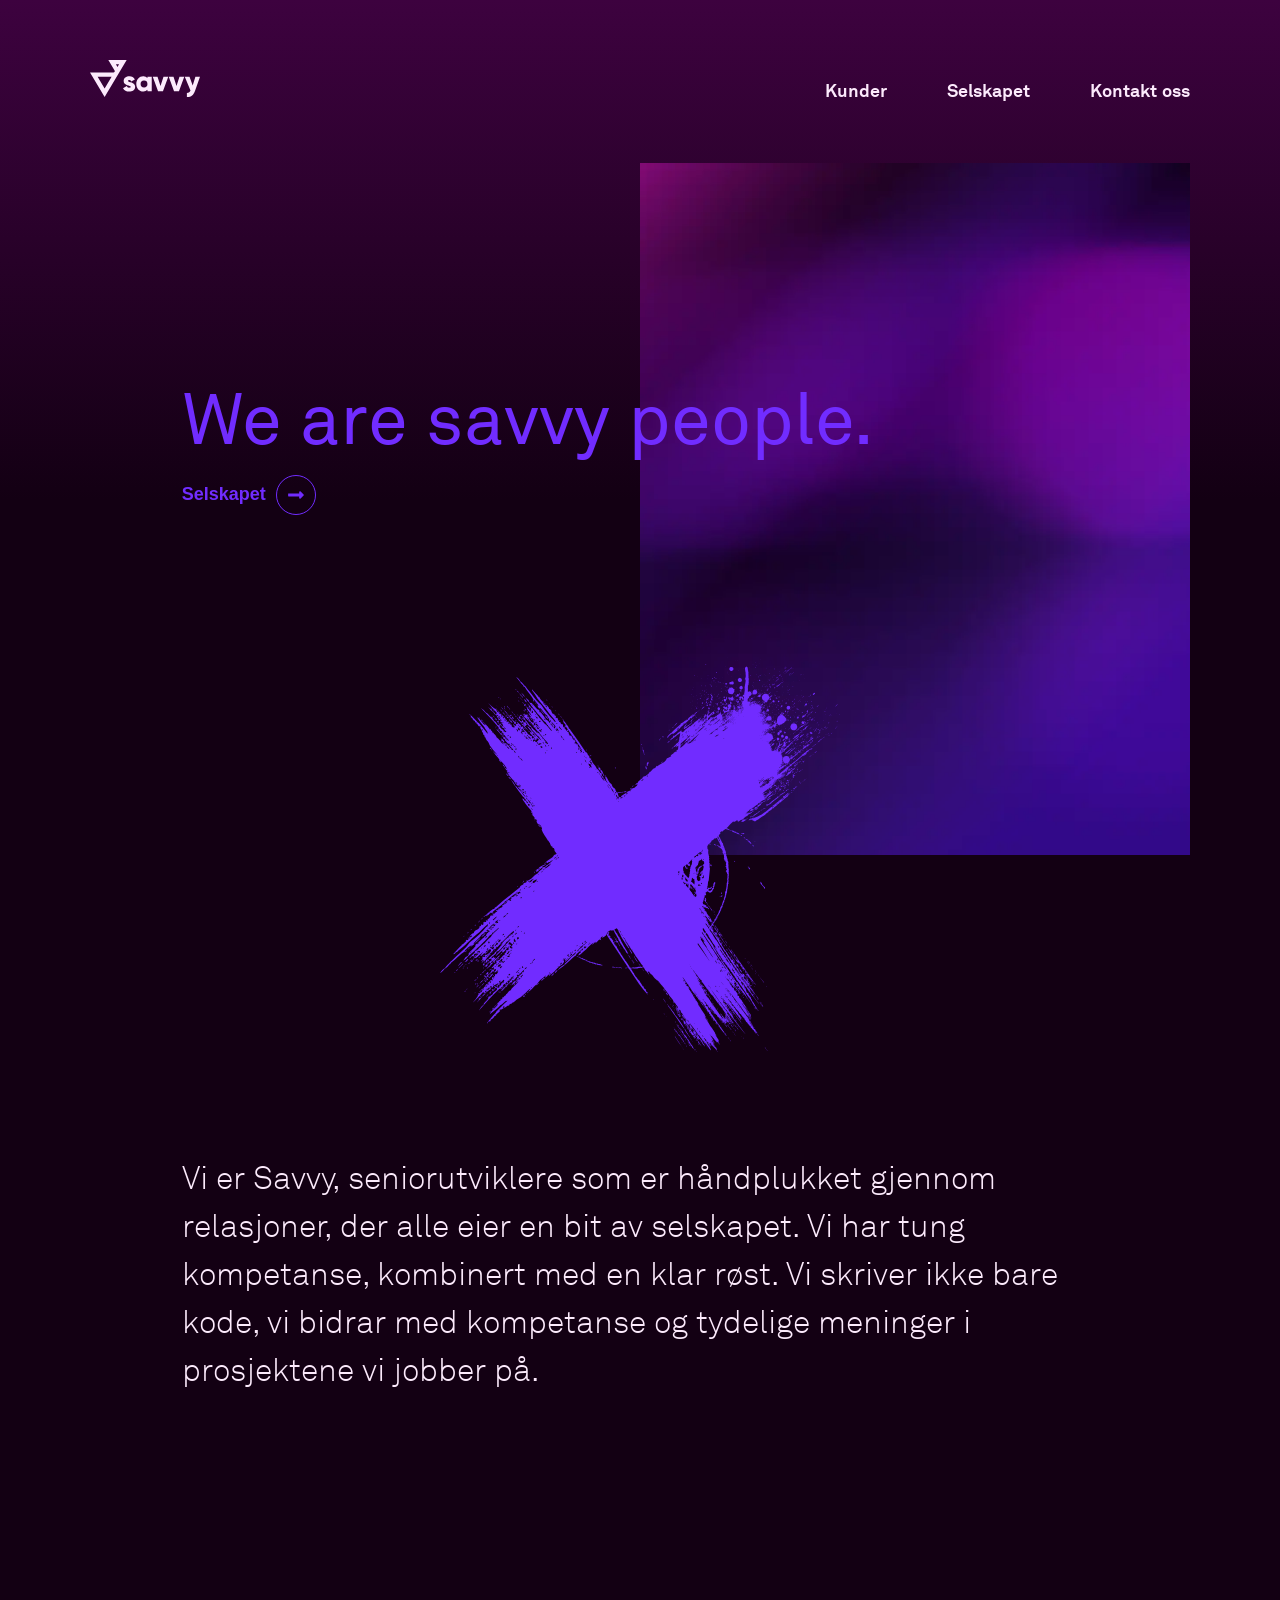
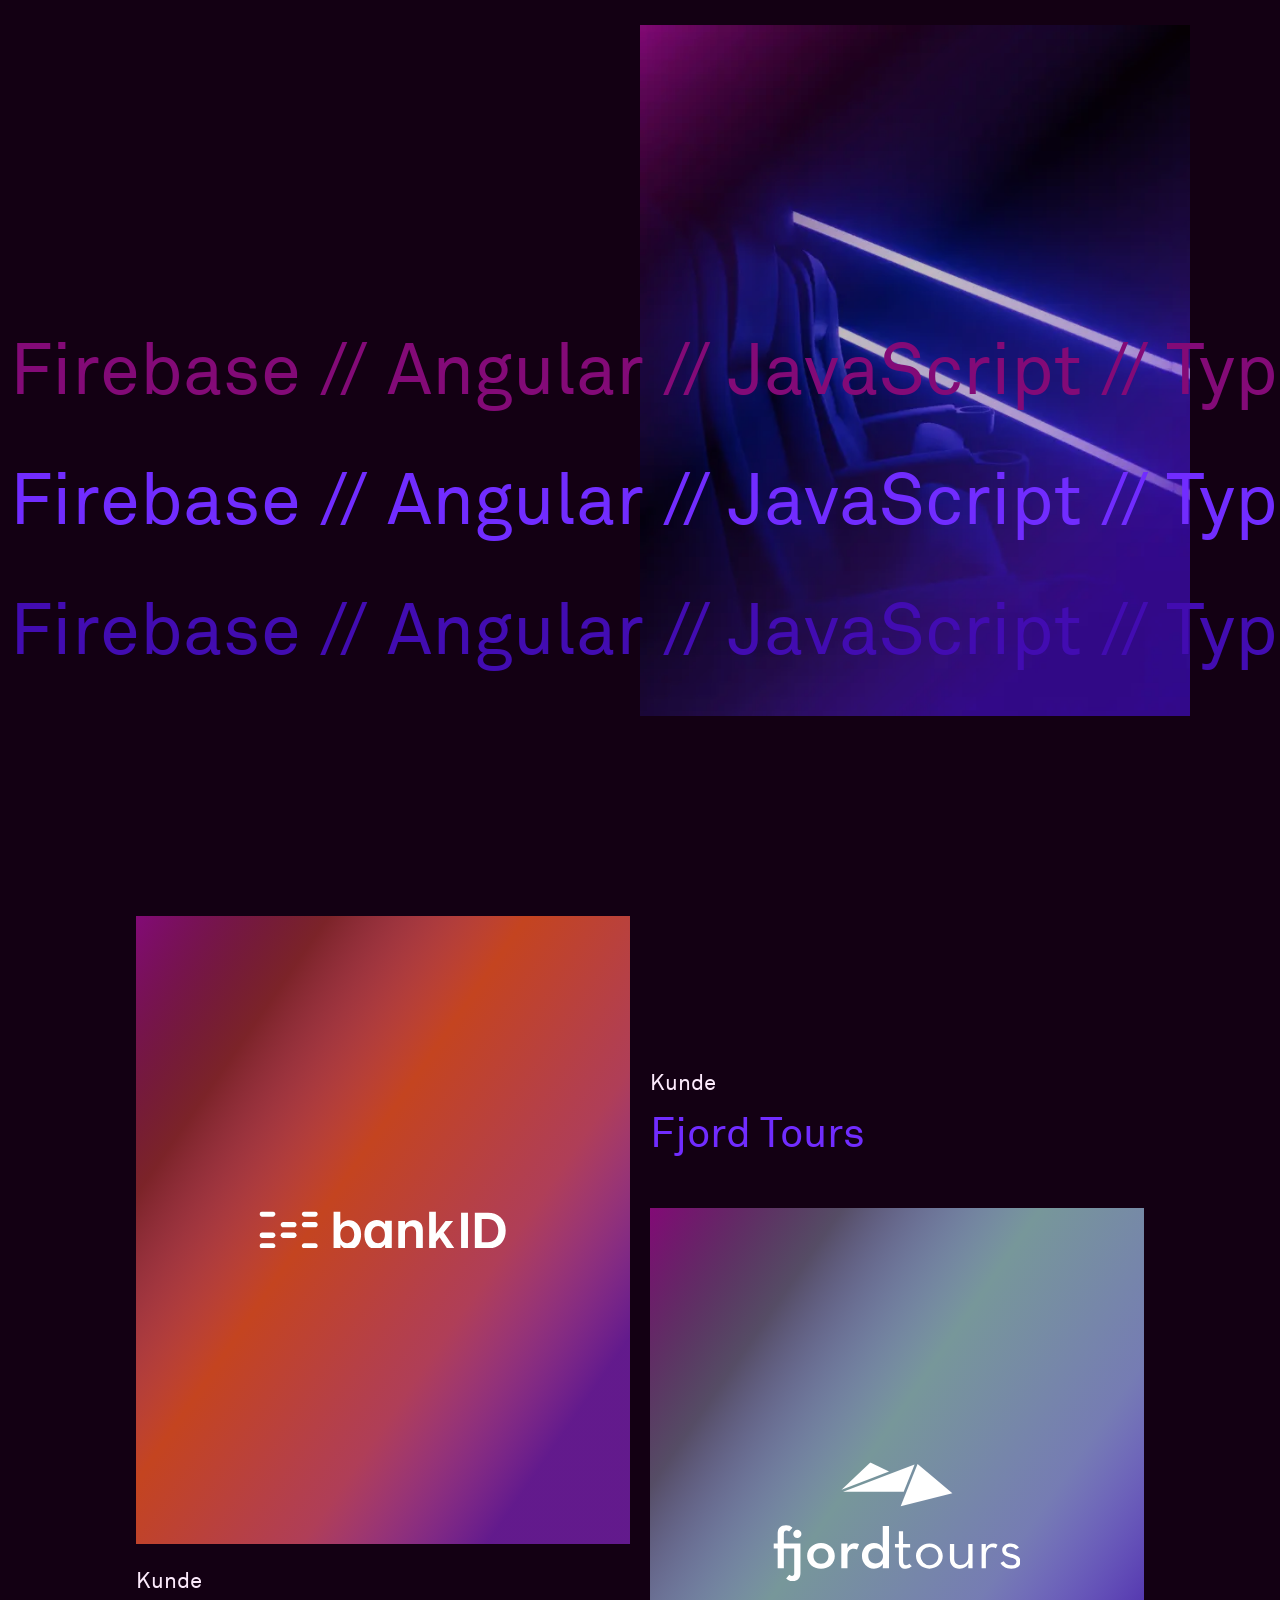
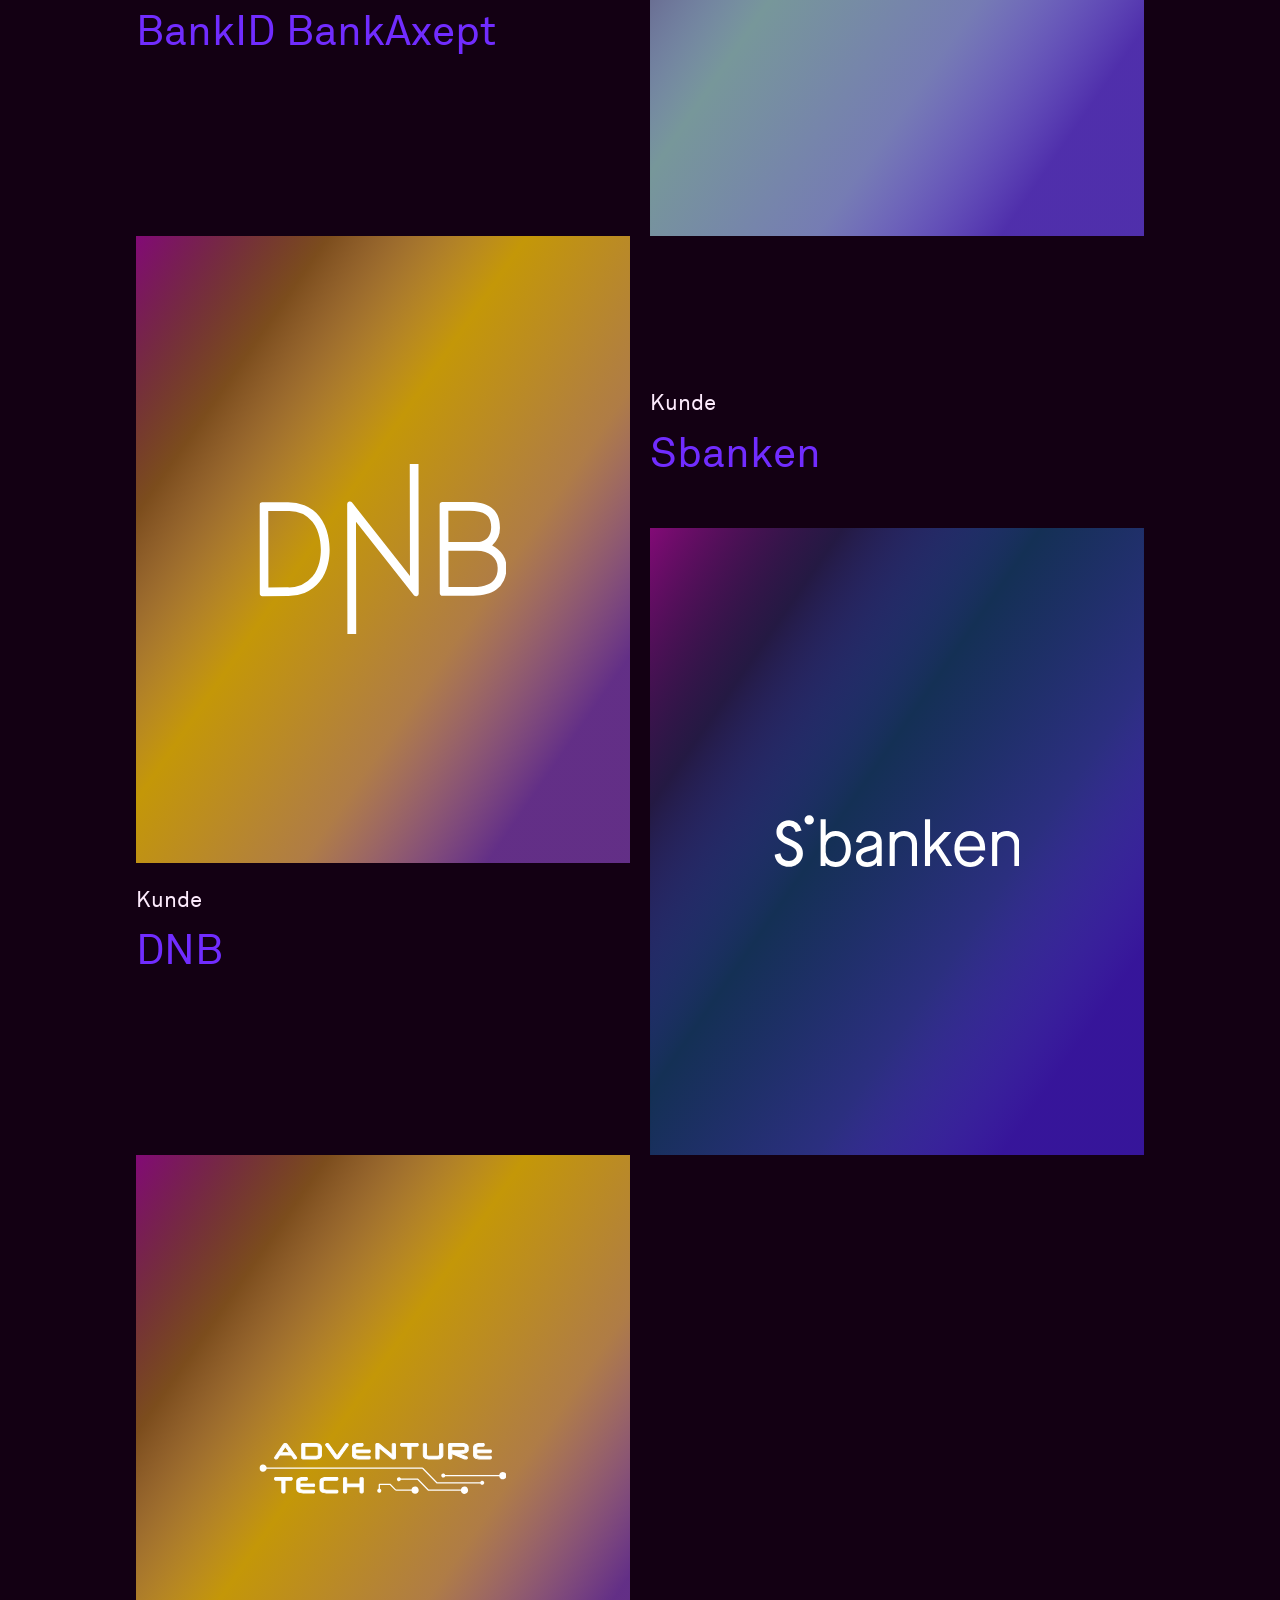
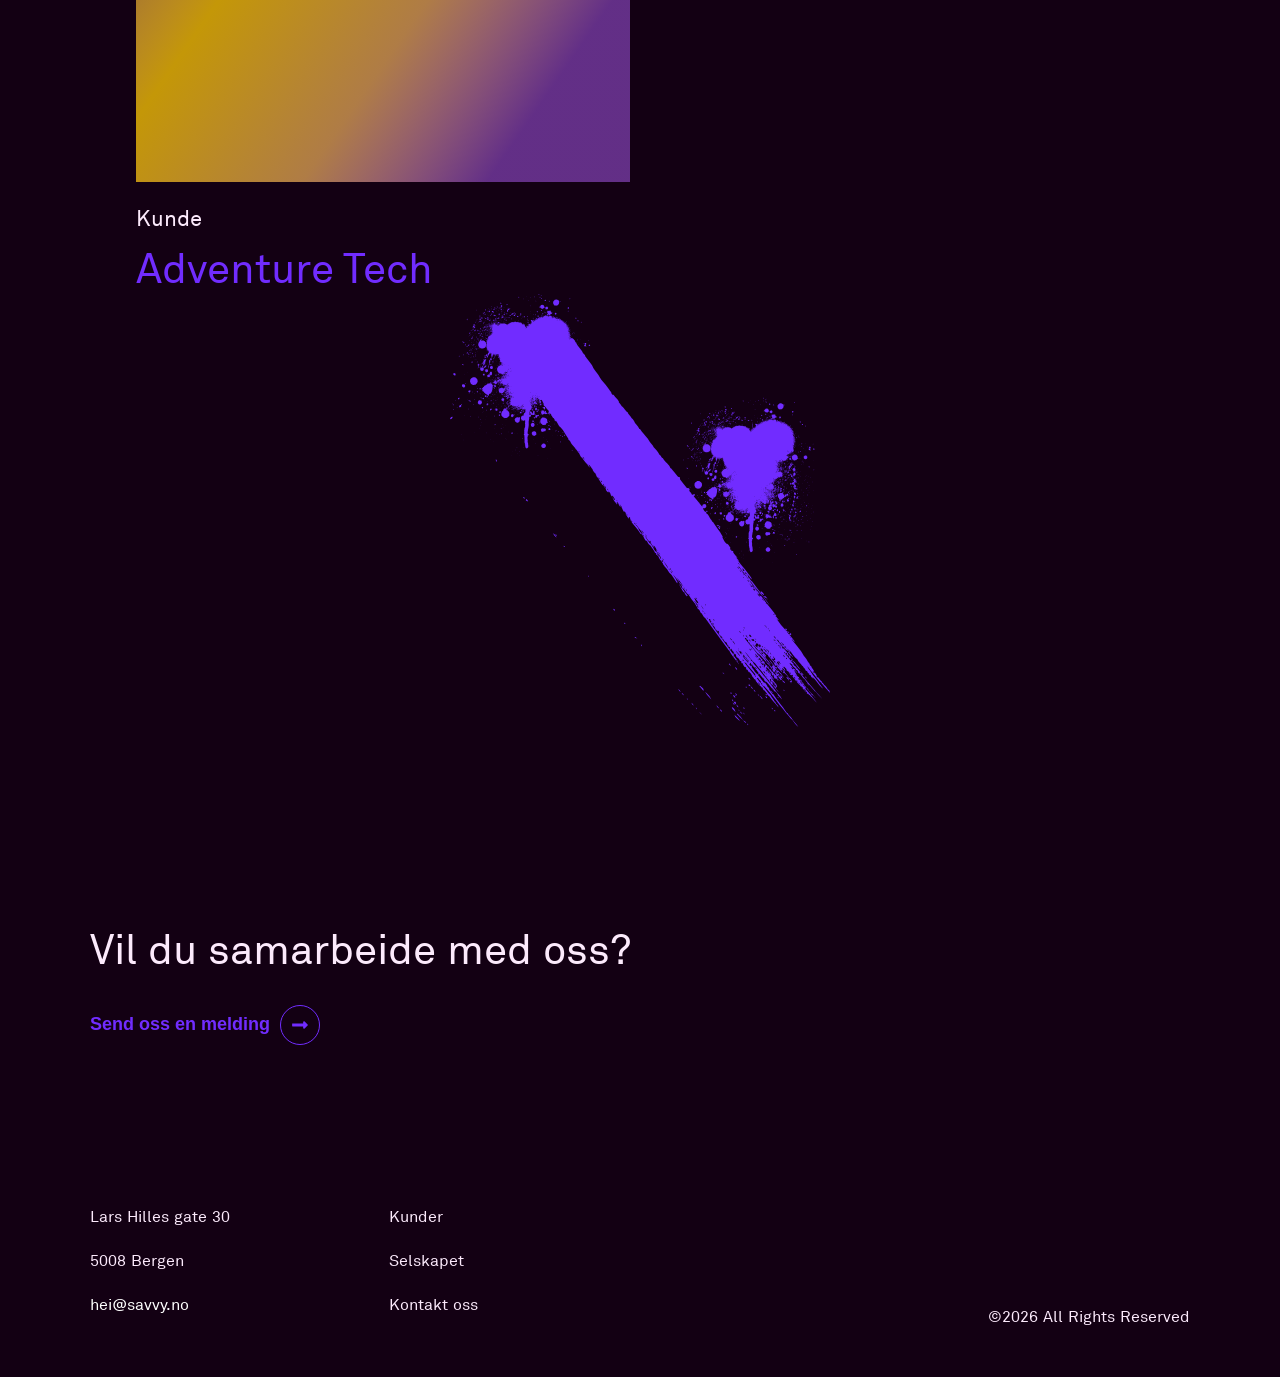
<file: index.html>
<!DOCTYPE html><html lang="no"><head><meta charSet="utf-8"/><meta name="viewport" content="width=device-width, initial-scale=1.0"/><meta name="description" content="Savvy ble grunnlagt av erfarne konsulenter fra IT-bransjen med en ambisjon om å lage et selskap som er åpent og pålitelig. Alle som jobber i Savvy er også medeiere i selskapet. Dette fordi vi vet at dyktige konsulenter som har eierskap til arbeidsplassen gir det lille ekstra for at våre kunder skal lykkes."/><title>Savvy</title><meta name="next-head-count" content="4"/><link rel="preload" href="/_next/static/css/f17bdc7c7c55f9c7.css" as="style"/><link rel="stylesheet" href="/_next/static/css/f17bdc7c7c55f9c7.css" data-n-g=""/><link rel="preload" href="/_next/static/css/2fc8c8a0cac0edb6.css" as="style"/><link rel="stylesheet" href="/_next/static/css/2fc8c8a0cac0edb6.css" data-n-p=""/><noscript data-n-css=""></noscript><script defer="" nomodule="" src="/_next/static/chunks/polyfills-c67a75d1b6f99dc8.js"></script><script src="/_next/static/chunks/webpack-5c046346608af636.js" defer=""></script><script src="/_next/static/chunks/framework-66d32731bdd20e83.js" defer=""></script><script src="/_next/static/chunks/main-80d2505ad7169095.js" defer=""></script><script src="/_next/static/chunks/pages/_app-b263391375cb0a94.js" defer=""></script><script src="/_next/static/chunks/pages/index-52350e6a705f2fde.js" defer=""></script><script src="/_next/static/f3eAeYZ5Ex7mFvj2kSKcg/_buildManifest.js" defer=""></script><script src="/_next/static/f3eAeYZ5Ex7mFvj2kSKcg/_ssgManifest.js" defer=""></script></head><body><div id="__next"><div style="overflow-x:hidden;width:100%"><nav class="Nav_navbar__hPXLy"><div class="container"><div class="column"><div class="Nav_navbar__inner__n4y4x"><div class="Nav_navbar__logo__ZSSP3"><a href="/"><div><img class="logo" src="/images/savvy-logo.svg" alt="Savvy logo" width="105" height="35"/></div></a></div><div class="Nav_navbar__links__JuTWF"><div class="Nav_link-wrapper__rGXJm"><a class="Nav_hover-highlight__u6pqh" href="/clients"><span>Kunder</span></a></div><div class="Nav_link-wrapper__rGXJm"><a class="Nav_hover-highlight__u6pqh" href="/agency"><span>Selskapet</span></a></div><div class="Nav_link-wrapper__rGXJm"><a class="Nav_hover-highlight__u6pqh" href="/contact"><span>Kontakt oss</span></a></div></div><button class="Nav_navbar__mobile-button__lPuHl" aria-label="Open menu"><svg stroke="currentColor" fill="currentColor" stroke-width="0" viewBox="0 0 448 512" height="1em" width="1em" xmlns="http://www.w3.org/2000/svg"><path d="M416 304H32c-17.67 0-32 14.33-32 32v32c0 17.67 14.33 32 32 32h384c17.67 0 32-14.33 32-32v-32c0-17.67-14.33-32-32-32zm0-192H32c-17.67 0-32 14.33-32 32v32c0 17.67 14.33 32 32 32h384c17.67 0 32-14.33 32-32v-32c0-17.67-14.33-32-32-32z"></path></svg></button></div></div></div></nav><div class="content"><div><header><div class="container"><div class="row relative"><div class="image-wrapper column column--span-1/2 column--offset-1/2"><img alt="" loading="lazy" width="628" height="790" decoding="async" data-nimg="1" style="color:transparent" sizes="sm:300px lg:600px" srcSet="/_next/static/chunks/images/images/header-image-1_16.webp 16w, /_next/static/chunks/images/images/header-image-1_32.webp 32w, /_next/static/chunks/images/images/header-image-1_48.webp 48w, /_next/static/chunks/images/images/header-image-1_64.webp 64w, /_next/static/chunks/images/images/header-image-1_96.webp 96w, /_next/static/chunks/images/images/header-image-1_128.webp 128w, /_next/static/chunks/images/images/header-image-1_256.webp 256w, /_next/static/chunks/images/images/header-image-1_384.webp 384w, /_next/static/chunks/images/images/header-image-1_640.webp 640w, /_next/static/chunks/images/images/header-image-1_750.webp 750w, /_next/static/chunks/images/images/header-image-1_828.webp 828w, /_next/static/chunks/images/images/header-image-1_1080.webp 1080w, /_next/static/chunks/images/images/header-image-1_1200.webp 1200w, /_next/static/chunks/images/images/header-image-1_1920.webp 1920w, /_next/static/chunks/images/images/header-image-1_2048.webp 2048w, /_next/static/chunks/images/images/header-image-1_3840.webp 3840w" src="/_next/static/chunks/images/images/header-image-1_3840.webp"/><div style="position:absolute;top:0;left:0;width:100%;height:100%"><div class="row"><div class="column-2"><div class="header-text"><h1 style="display:none;opacity:0">Vi er Savvy.</h1><h1 class="AnimatedHeading_perspective-container__Id_Oi">We are savvy<!-- --> <span class="AnimatedHeading_animation-enter-leave__41S5x">people.</span></h1><a href="/agency"><button type="button" class="Button_button__OFOdO Button_button--arrow__L4IxL Button_button--primary__z18fC"><div>Selskapet</div><div class="Button_button__icon__BGuxj"><svg stroke="currentColor" fill="currentColor" stroke-width="0" viewBox="0 0 448 512" height="1em" width="1em" xmlns="http://www.w3.org/2000/svg"><path d="M313.941 216H12c-6.627 0-12 5.373-12 12v56c0 6.627 5.373 12 12 12h301.941v46.059c0 21.382 25.851 32.09 40.971 16.971l86.059-86.059c9.373-9.373 9.373-24.569 0-33.941l-86.059-86.059c-15.119-15.119-40.971-4.411-40.971 16.971V216z"></path></svg></div></button></a></div></div></div><img alt="" loading="lazy" width="413" height="408" decoding="async" data-nimg="1" class="graffiti-1" style="color:transparent" src="/images/graffiti.svg"/></div></div></div></div></header><div class="container"><div class="row"><p class="column-2 paragraph-large ingress">Vi er Savvy, seniorutviklere som er håndplukket gjennom relasjoner, der alle eier en bit av selskapet. Vi har tung kompetanse, kombinert med en klar røst. Vi skriver ikke bare kode, vi bidrar med kompetanse og tydelige meninger i prosjektene vi jobber på. </p></div></div><section><div class="container"><div class="row relative"><div class="image-wrapper column column--span-1/2 column--offset-1/2"><img alt="" loading="lazy" width="628" height="790" decoding="async" data-nimg="1" style="color:transparent" sizes="sm:300px lg:600px" srcSet="/_next/static/chunks/images/images/header-image-2_16.webp 16w, /_next/static/chunks/images/images/header-image-2_32.webp 32w, /_next/static/chunks/images/images/header-image-2_48.webp 48w, /_next/static/chunks/images/images/header-image-2_64.webp 64w, /_next/static/chunks/images/images/header-image-2_96.webp 96w, /_next/static/chunks/images/images/header-image-2_128.webp 128w, /_next/static/chunks/images/images/header-image-2_256.webp 256w, /_next/static/chunks/images/images/header-image-2_384.webp 384w, /_next/static/chunks/images/images/header-image-2_640.webp 640w, /_next/static/chunks/images/images/header-image-2_750.webp 750w, /_next/static/chunks/images/images/header-image-2_828.webp 828w, /_next/static/chunks/images/images/header-image-2_1080.webp 1080w, /_next/static/chunks/images/images/header-image-2_1200.webp 1200w, /_next/static/chunks/images/images/header-image-2_1920.webp 1920w, /_next/static/chunks/images/images/header-image-2_2048.webp 2048w, /_next/static/chunks/images/images/header-image-2_3840.webp 3840w" src="/_next/static/chunks/images/images/header-image-2_3840.webp"/><div style="position:absolute;top:0;left:0;width:100%;height:100%"><div style="display:grid;align-content:end;height:100%"><div style="height:130px"><div class="relative"><div class="marquee marquee--slow"><div class="marquee__track"><span class="marquee__content">Firebase // Angular // JavaScript // TypeScript // SCSS // Node.JS // Material UI // Cloud Functions // RxJS // React // .NET // .Net Framework // Integrasjoner // MVC // Redux // MSSQL // IIS // SQL Server // .NET Core // Elasticsearch // Docker // PostgreSQL // Azure Cognitive Search // Azure // Azure DevOps // Vue.js // GraphQL // Prisma // Doppler // Heroku // </span><span class="marquee__content">Firebase // Angular // JavaScript // TypeScript // SCSS // Node.JS // Material UI // Cloud Functions // RxJS // React // .NET // .Net Framework // Integrasjoner // MVC // Redux // MSSQL // IIS // SQL Server // .NET Core // Elasticsearch // Docker // PostgreSQL // Azure Cognitive Search // Azure // Azure DevOps // Vue.js // GraphQL // Prisma // Doppler // Heroku // </span></div></div></div></div><div style="height:130px"><div class="relative"><div class="marquee marquee--reverse marquee--primary"><div class="marquee__track"><span class="marquee__content">Firebase // Angular // JavaScript // TypeScript // SCSS // Node.JS // Material UI // Cloud Functions // RxJS // React // .NET // .Net Framework // Integrasjoner // MVC // Redux // MSSQL // IIS // SQL Server // .NET Core // Elasticsearch // Docker // PostgreSQL // Azure Cognitive Search // Azure // Azure DevOps // Vue.js // GraphQL // Prisma // Doppler // Heroku // </span><span class="marquee__content">Firebase // Angular // JavaScript // TypeScript // SCSS // Node.JS // Material UI // Cloud Functions // RxJS // React // .NET // .Net Framework // Integrasjoner // MVC // Redux // MSSQL // IIS // SQL Server // .NET Core // Elasticsearch // Docker // PostgreSQL // Azure Cognitive Search // Azure // Azure DevOps // Vue.js // GraphQL // Prisma // Doppler // Heroku // </span></div></div></div></div><div style="height:130px"><div class="relative"><div class="marquee marquee--fast marquee marquee--primary-dark"><div class="marquee__track"><span class="marquee__content">Firebase // Angular // JavaScript // TypeScript // SCSS // Node.JS // Material UI // Cloud Functions // RxJS // React // .NET // .Net Framework // Integrasjoner // MVC // Redux // MSSQL // IIS // SQL Server // .NET Core // Elasticsearch // Docker // PostgreSQL // Azure Cognitive Search // Azure // Azure DevOps // Vue.js // GraphQL // Prisma // Doppler // Heroku // </span><span class="marquee__content">Firebase // Angular // JavaScript // TypeScript // SCSS // Node.JS // Material UI // Cloud Functions // RxJS // React // .NET // .Net Framework // Integrasjoner // MVC // Redux // MSSQL // IIS // SQL Server // .NET Core // Elasticsearch // Docker // PostgreSQL // Azure Cognitive Search // Azure // Azure DevOps // Vue.js // GraphQL // Prisma // Doppler // Heroku // </span></div></div></div></div></div></div></div></div></div></section><section><h2 class="sr-only">Kunder</h2><div class="HorizontalScrollContainer_horizontal-scroll__XiOKw"><div class="row"><div class="column-1"><div class="HorizontalScrollContainer_horizontal-scroll__grid__vfs_1"><div class="client-card"><div class="client-card__figure"><img alt="BankID BankAxept" loading="lazy" width="520" height="660" decoding="async" data-nimg="1" class="client-card__background" style="color:transparent" src="/images/client-background-1.svg"/><img alt="BankID BankAxept logo" loading="lazy" width="520" height="660" decoding="async" data-nimg="1" class="client-card__logo" style="color:transparent" src="/images/bankid.svg"/></div><div class="client-card__body"><p>Kunde</p><span class="h3">BankID BankAxept</span></div></div><div class="client-card client-card--reverse"><div class="client-card__figure"><img alt="Fjord Tours" loading="lazy" width="520" height="660" decoding="async" data-nimg="1" class="client-card__background" style="color:transparent" src="/images/client-background-3.svg"/><img alt="Fjord Tours logo" loading="lazy" width="520" height="660" decoding="async" data-nimg="1" class="client-card__logo" style="color:transparent" src="/images/fjordtours.svg"/></div><div class="client-card__body"><p>Kunde</p><span class="h3">Fjord Tours</span></div></div><div class="client-card"><div class="client-card__figure"><img alt="DNB" loading="lazy" width="520" height="660" decoding="async" data-nimg="1" class="client-card__background" style="color:transparent" src="/images/client-background-4.svg"/><img alt="DNB logo" loading="lazy" width="520" height="660" decoding="async" data-nimg="1" class="client-card__logo" style="color:transparent" src="/images/dnb-logo.svg"/></div><div class="client-card__body"><p>Kunde</p><span class="h3">DNB</span></div></div><div class="client-card client-card--reverse"><div class="client-card__figure"><img alt="Sbanken" loading="lazy" width="520" height="660" decoding="async" data-nimg="1" class="client-card__background" style="color:transparent" src="/images/client-background-2.svg"/><img alt="Sbanken logo" loading="lazy" width="520" height="660" decoding="async" data-nimg="1" class="client-card__logo" style="color:transparent" src="/images/Sbanken_logo.svg"/></div><div class="client-card__body"><p>Kunde</p><span class="h3">Sbanken</span></div></div><div class="client-card"><div class="client-card__figure"><img alt="Adventure Tech" loading="lazy" width="520" height="660" decoding="async" data-nimg="1" class="client-card__background" style="color:transparent" src="/images/client-background-4.svg"/><img alt="Adventure Tech logo" loading="lazy" width="520" height="660" decoding="async" data-nimg="1" class="client-card__logo" style="color:transparent" src="/images/adventure_tech_logo.svg"/></div><div class="client-card__body"><p>Kunde</p><span class="h3">Adventure Tech</span></div></div></div></div></div></div><img alt="" loading="lazy" width="379" height="431" decoding="async" data-nimg="1" class="graffiti-2" style="color:transparent" src="/images/graffiti_2.svg"/></section></div></div><footer class="container Footer_footer__OQpsI"><div><div class="column Footer_footer__cta__89kEV"><h3 class="color-secondary">Vil du samarbeide med oss?</h3><button type="button" class="Button_button__OFOdO Button_button--arrow__L4IxL Button_button--primary__z18fC"><div>Send oss en melding</div><div class="Button_button__icon__BGuxj"><svg stroke="currentColor" fill="currentColor" stroke-width="0" viewBox="0 0 448 512" height="1em" width="1em" xmlns="http://www.w3.org/2000/svg"><path d="M313.941 216H12c-6.627 0-12 5.373-12 12v56c0 6.627 5.373 12 12 12h301.941v46.059c0 21.382 25.851 32.09 40.971 16.971l86.059-86.059c9.373-9.373 9.373-24.569 0-33.941l-86.059-86.059c-15.119-15.119-40.971-4.411-40.971 16.971V216z"></path></svg></div></button></div></div><div class="row"><div class="column Footer_footer__bottom__zwMrD"><div class="Footer_footer__grid__NrCup"><address class="Footer_address__CUaCf"><div>Lars Hilles gate 30</div><div>5008 Bergen</div><div><a class="color-white Footer_a__rxdef" href="mailto:hei@savvy.no">hei@savvy.no</a></div></address><nav class="Footer_links__y6OjA"><a class="color-secondary" href="/clients">Kunder</a><a class="color-secondary" href="/agency">Selskapet</a><a class="color-secondary" href="/contact">Kontakt oss</a></nav></div><div class="copyright">©<!-- -->2023<!-- --> All Rights Reserved</div></div></div></footer></div></div><script id="__NEXT_DATA__" type="application/json">{"props":{"pageProps":{"skills":["Firebase","Angular","JavaScript","TypeScript","SCSS","Node.JS","Material UI","Cloud Functions","RxJS","React",".NET",".Net Framework","Integrasjoner","MVC","Redux","MSSQL","IIS","SQL Server",".NET Core","Elasticsearch","Docker","PostgreSQL","Azure Cognitive Search","Azure","Azure DevOps","Vue.js","GraphQL","Prisma","Doppler","Heroku"]},"__N_SSG":true},"page":"/","query":{},"buildId":"f3eAeYZ5Ex7mFvj2kSKcg","isFallback":false,"gsp":true,"scriptLoader":[]}</script></body></html>
</file>
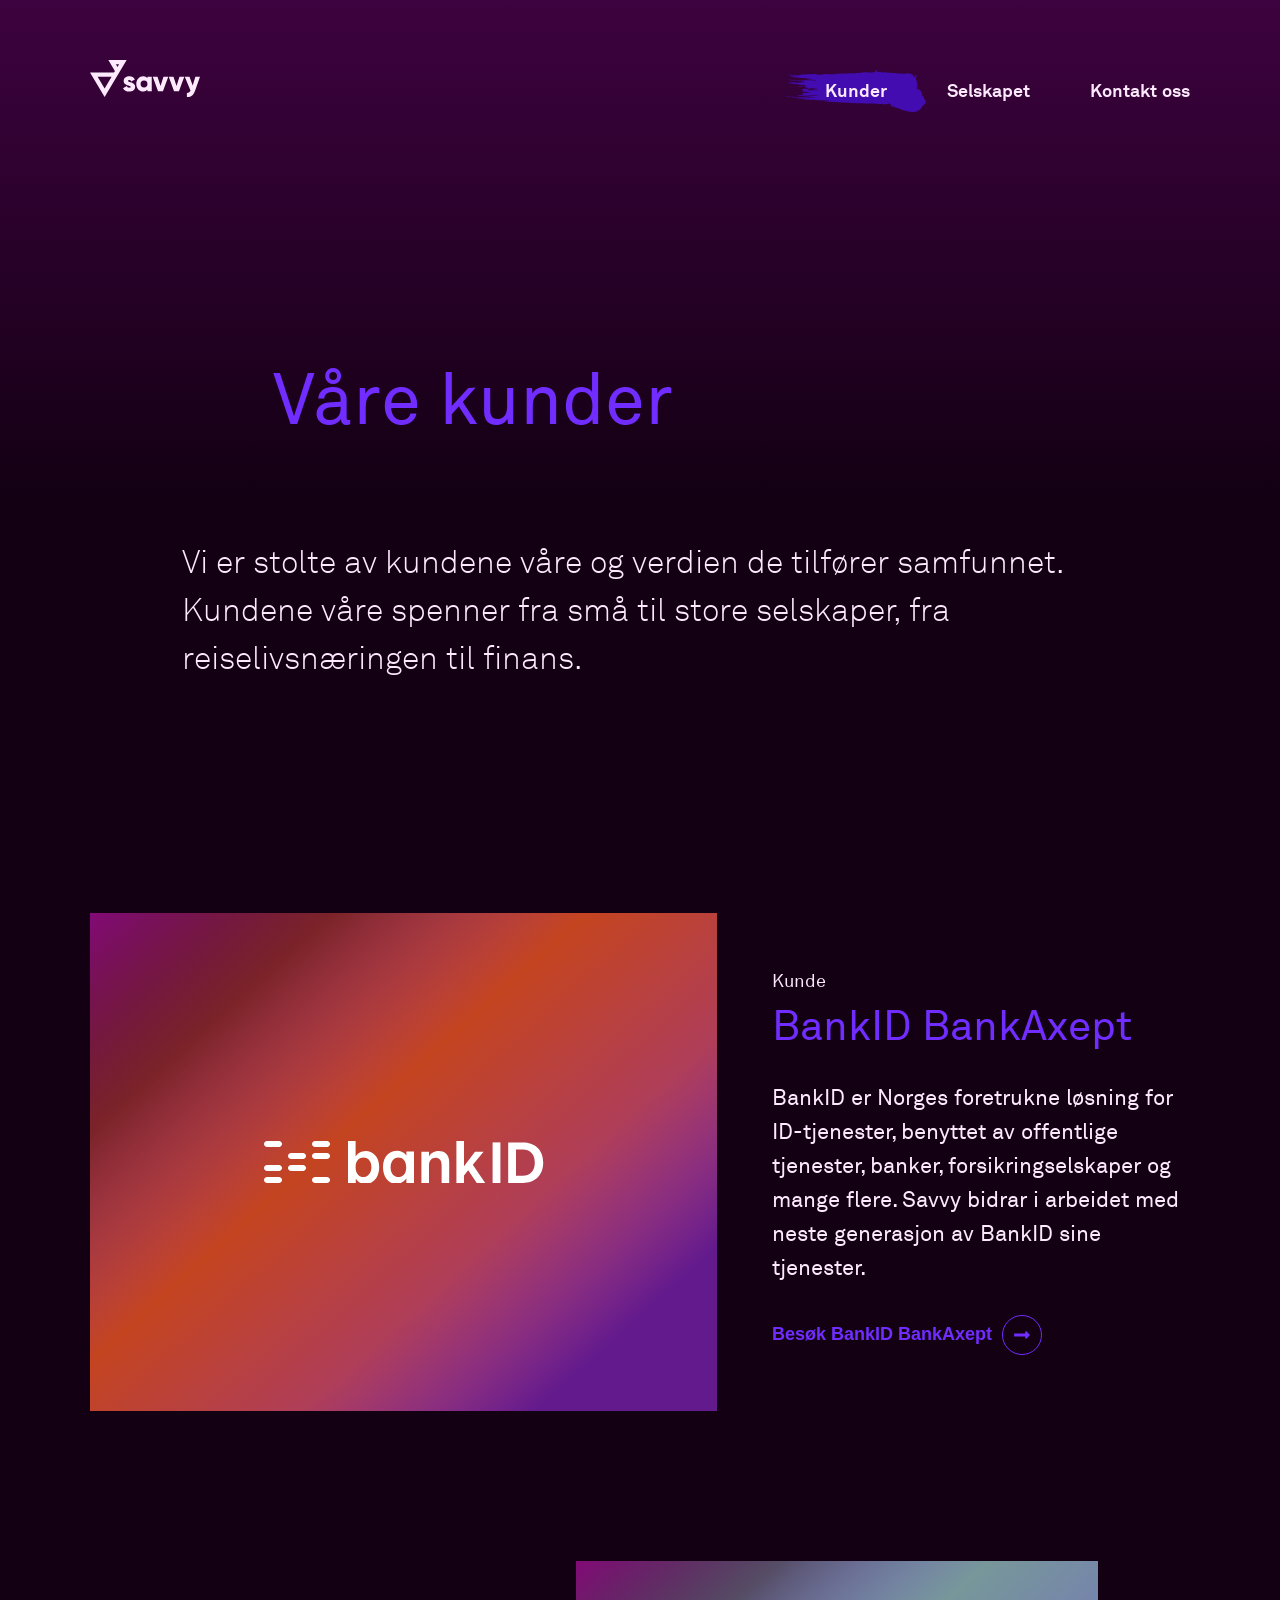
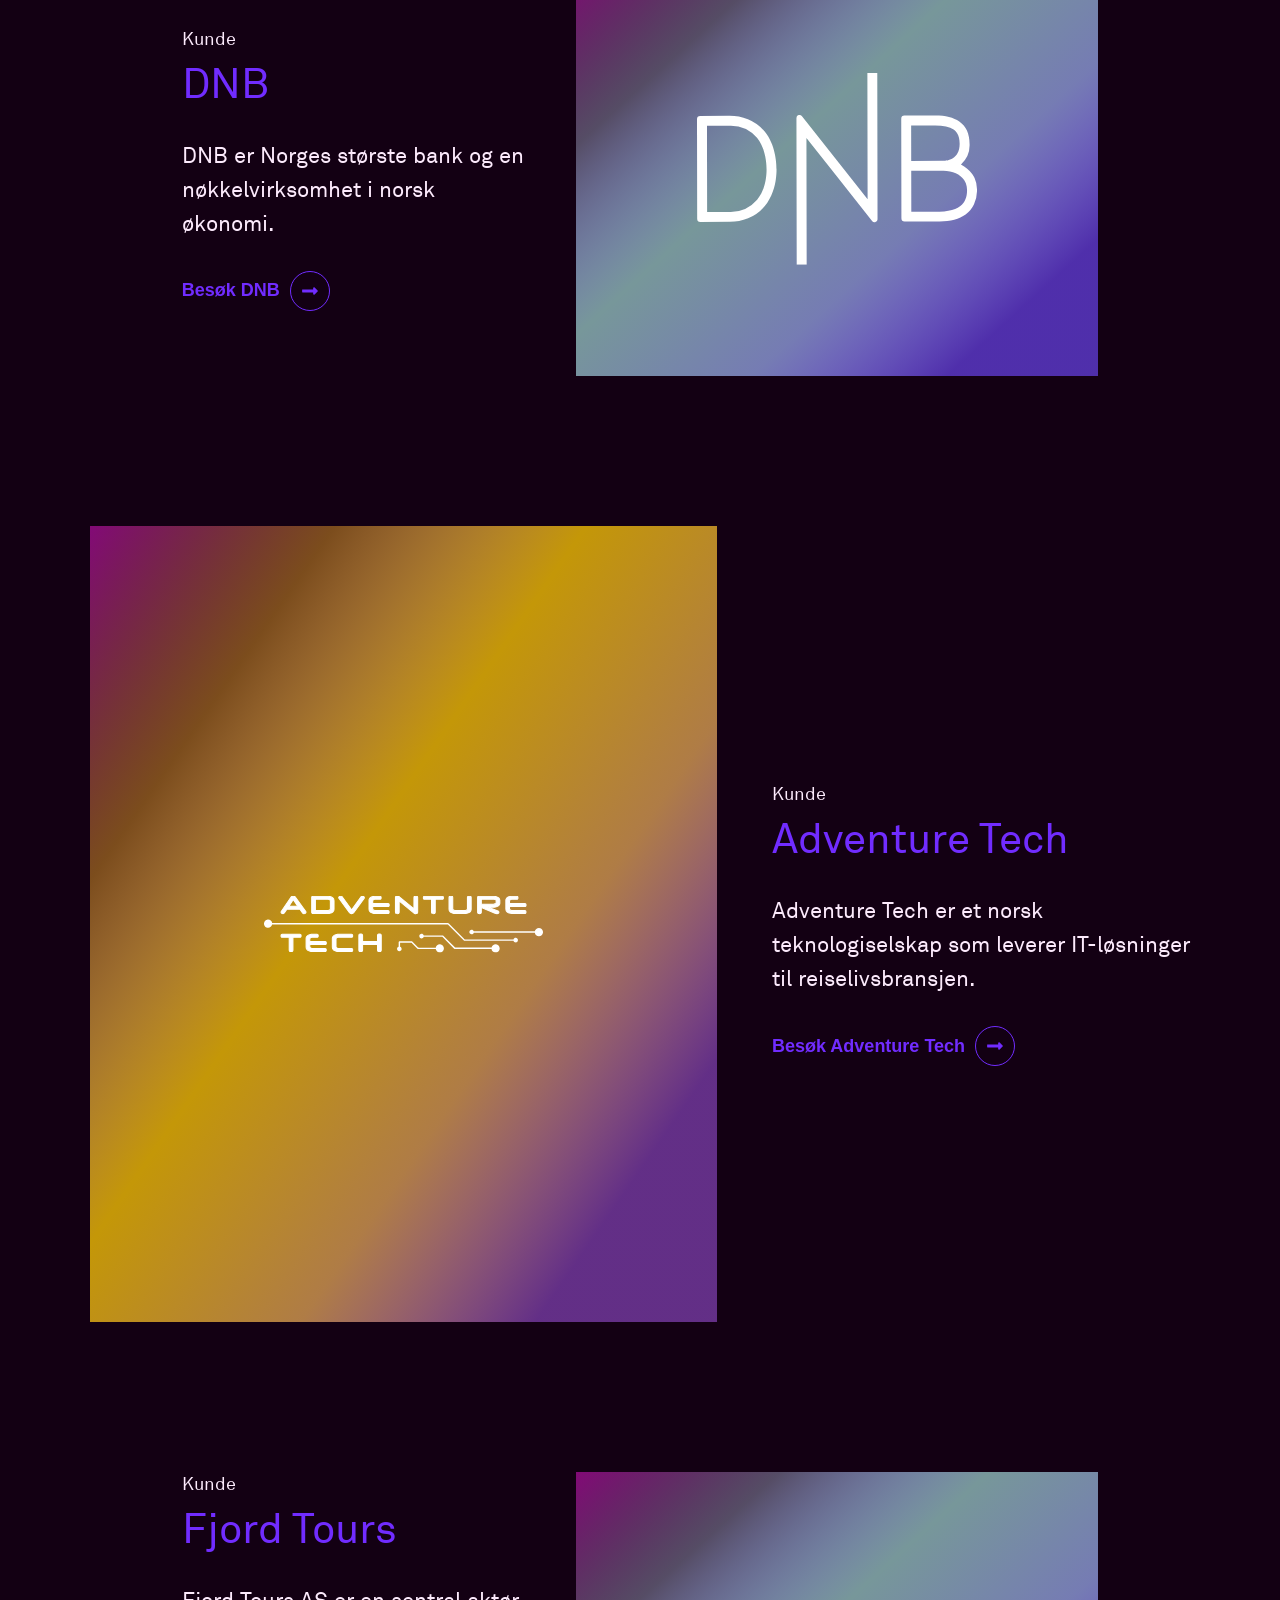
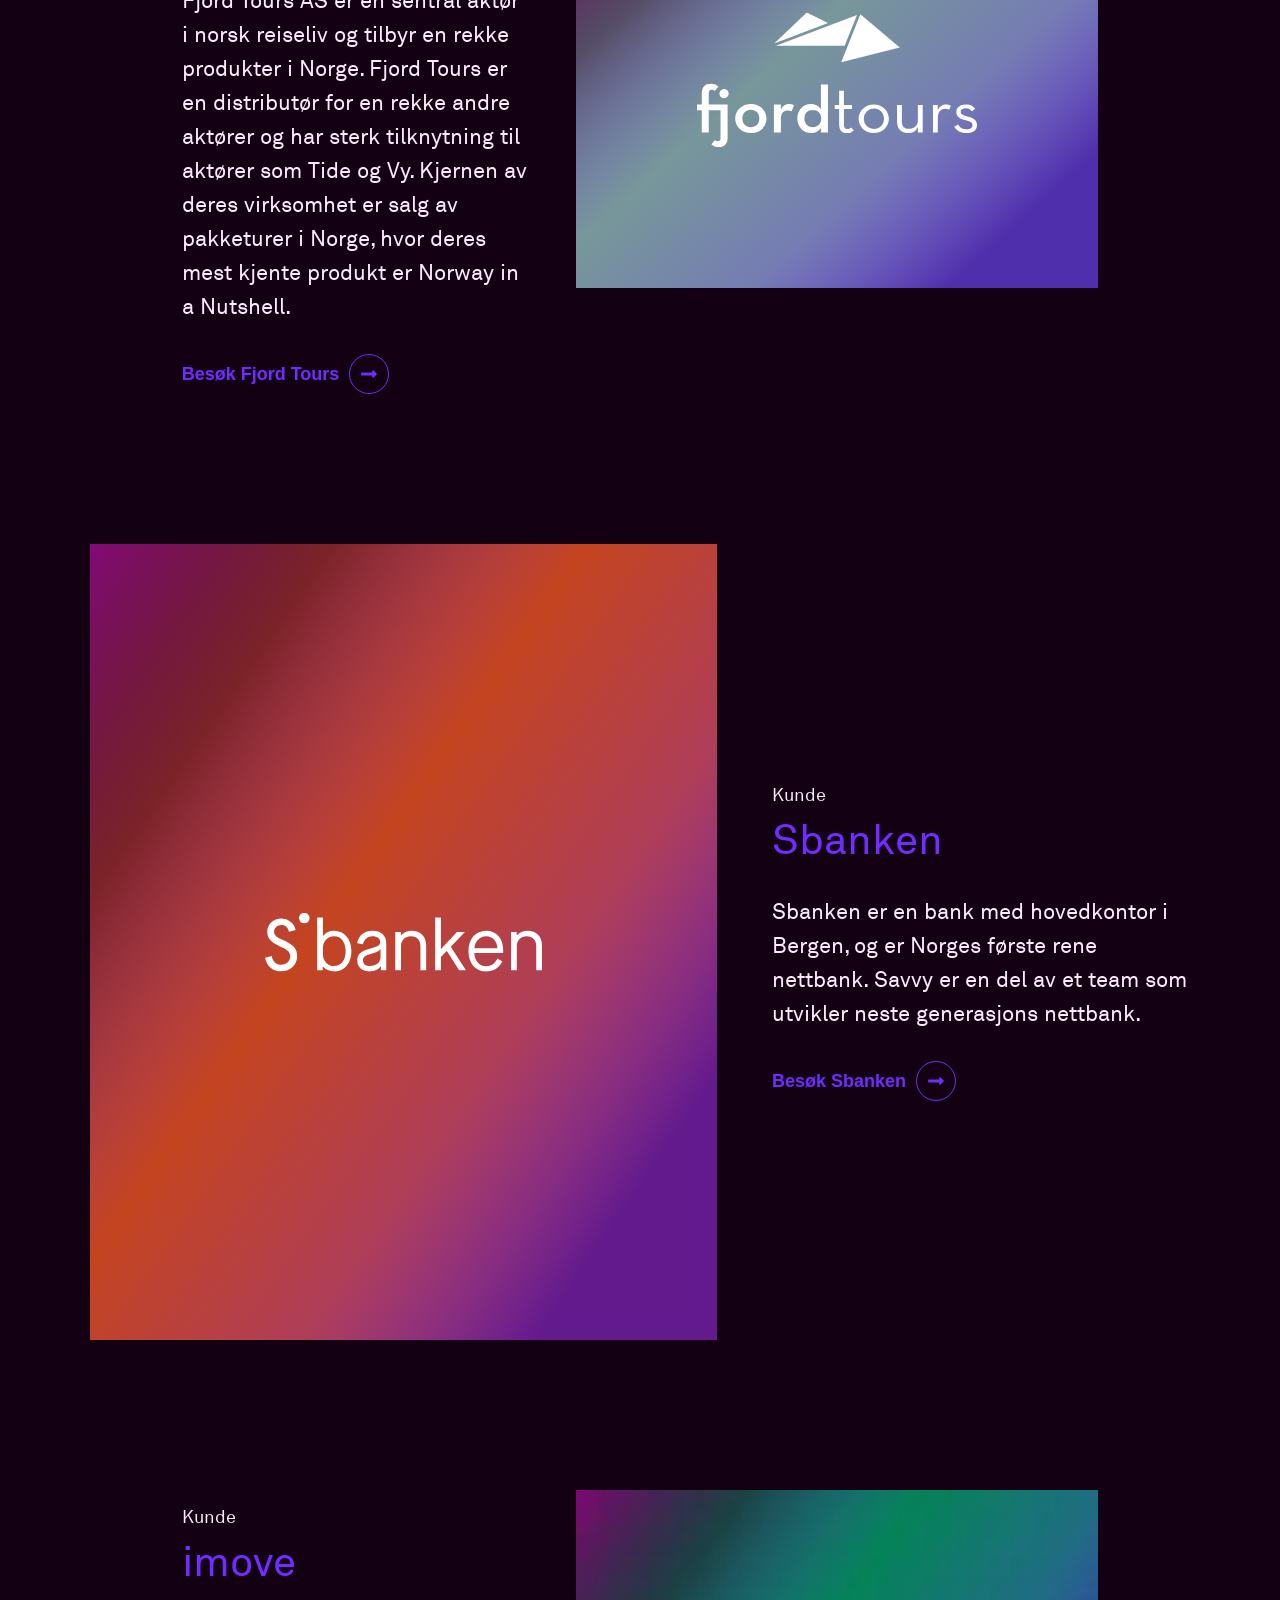
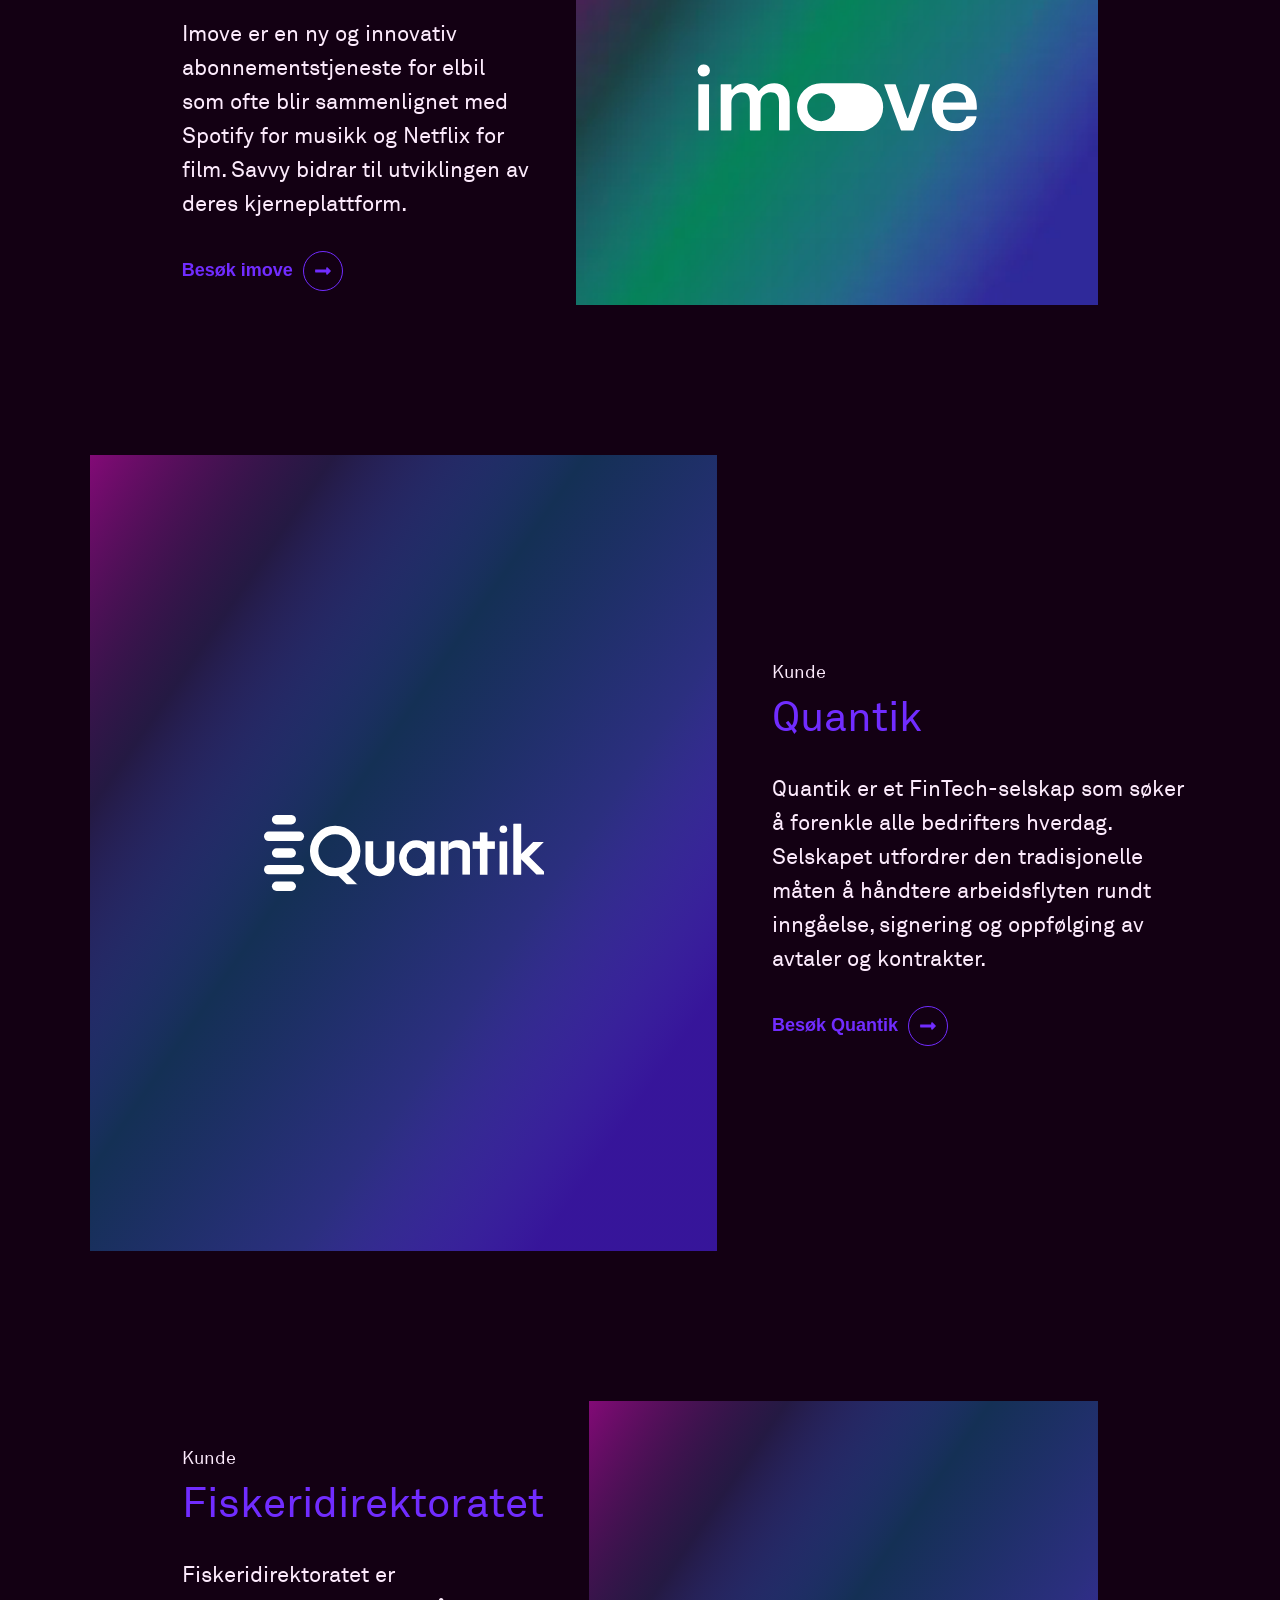
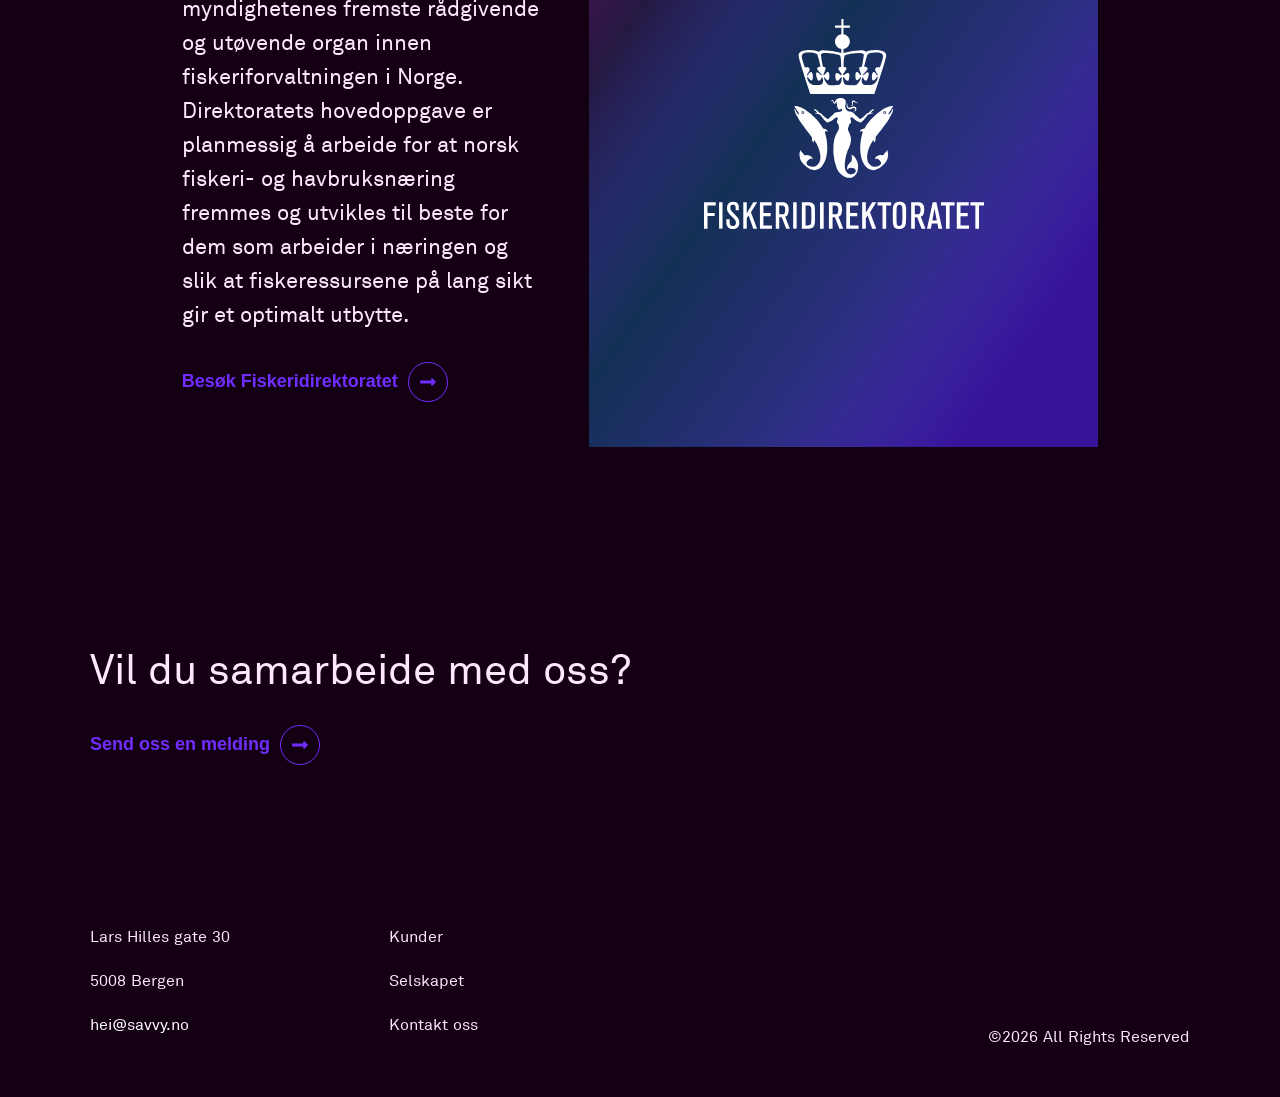
<file: clients.html>
<!DOCTYPE html><html lang="no"><head><meta charSet="utf-8"/><meta name="viewport" content="width=device-width, initial-scale=1.0"/><meta name="description" content="Savvy ble grunnlagt av erfarne konsulenter fra IT-bransjen med en ambisjon om å lage et selskap som er åpent og pålitelig. Alle som jobber i Savvy er også medeiere i selskapet. Dette fordi vi vet at dyktige konsulenter som har eierskap til arbeidsplassen gir det lille ekstra for at våre kunder skal lykkes."/><title>Savvy | Kunder</title><meta name="next-head-count" content="4"/><link rel="preload" href="/_next/static/css/f17bdc7c7c55f9c7.css" as="style"/><link rel="stylesheet" href="/_next/static/css/f17bdc7c7c55f9c7.css" data-n-g=""/><link rel="preload" href="/_next/static/css/99b5f32da3b1320d.css" as="style"/><link rel="stylesheet" href="/_next/static/css/99b5f32da3b1320d.css" data-n-p=""/><noscript data-n-css=""></noscript><script defer="" nomodule="" src="/_next/static/chunks/polyfills-c67a75d1b6f99dc8.js"></script><script src="/_next/static/chunks/webpack-5c046346608af636.js" defer=""></script><script src="/_next/static/chunks/framework-66d32731bdd20e83.js" defer=""></script><script src="/_next/static/chunks/main-80d2505ad7169095.js" defer=""></script><script src="/_next/static/chunks/pages/_app-b263391375cb0a94.js" defer=""></script><script src="/_next/static/chunks/pages/clients-dad26c1495e38714.js" defer=""></script><script src="/_next/static/f3eAeYZ5Ex7mFvj2kSKcg/_buildManifest.js" defer=""></script><script src="/_next/static/f3eAeYZ5Ex7mFvj2kSKcg/_ssgManifest.js" defer=""></script></head><body><div id="__next"><div style="overflow-x:hidden;width:100%"><nav class="Nav_navbar__hPXLy"><div class="container"><div class="column"><div class="Nav_navbar__inner__n4y4x"><div class="Nav_navbar__logo__ZSSP3"><a href="/"><div><img class="logo" src="/images/savvy-logo.svg" alt="Savvy logo" width="105" height="35"/></div></a></div><div class="Nav_navbar__links__JuTWF"><div class="Nav_link-wrapper__rGXJm"><a class="" href="/clients"><span>Kunder</span></a><div class="Nav_link-body__GmwT3"><img alt="" loading="lazy" width="140" height="42" decoding="async" data-nimg="1" style="color:transparent" src="/images/active-link.svg"/></div></div><div class="Nav_link-wrapper__rGXJm"><a class="Nav_hover-highlight__u6pqh" href="/agency"><span>Selskapet</span></a></div><div class="Nav_link-wrapper__rGXJm"><a class="Nav_hover-highlight__u6pqh" href="/contact"><span>Kontakt oss</span></a></div></div><button class="Nav_navbar__mobile-button__lPuHl" aria-label="Open menu"><svg stroke="currentColor" fill="currentColor" stroke-width="0" viewBox="0 0 448 512" height="1em" width="1em" xmlns="http://www.w3.org/2000/svg"><path d="M416 304H32c-17.67 0-32 14.33-32 32v32c0 17.67 14.33 32 32 32h384c17.67 0 32-14.33 32-32v-32c0-17.67-14.33-32-32-32zm0-192H32c-17.67 0-32 14.33-32 32v32c0 17.67 14.33 32 32 32h384c17.67 0 32-14.33 32-32v-32c0-17.67-14.33-32-32-32z"></path></svg></button></div></div></div></nav><div class="content"><div class="container"><header><div class="row"><h1 class="clients_clients__heading__KCS2x column-4">Våre kunder</h1></div><div class="row"><p class="column-2 paragraph-large">Vi er stolte av kundene våre og verdien de tilfører samfunnet. Kundene våre spenner fra små til store selskaper, fra reiselivsnæringen til finans.</p></div></header><section class="clients_clients-list__zLFE_"><h2 class="sr-only">Kunder</h2><div class="clients_clients-list__client__54ANl row"><div class="column"><div class="Card_card__Jh6sd"><div class="Card_card__figure__zP8wA"><div class="clients_background__7ioTB"><img alt="" loading="lazy" width="379" height="431" decoding="async" data-nimg="1" style="color:transparent" src="/images/client-background-1-wide.svg"/><div class="clients_logo__fnlxk"><img alt="BankID BankAxept logo" loading="lazy" width="379" height="431" decoding="async" data-nimg="1" class="clients_logo__image__L_8iK" style="color:transparent" src="/images/bankid.svg"/></div></div></div><div class="Card_card__body__FVLIW"><div class="vertical-align-center"><small style="display:block">Kunde</small><span class="h3">BankID BankAxept</span><p>BankID er Norges foretrukne løsning for ID-tjenester, benyttet av offentlige tjenester, banker, forsikringselskaper og mange flere. Savvy bidrar i arbeidet med neste generasjon av BankID sine tjenester.</p><a href="https://bankid.no"><button type="button" class="Button_button__OFOdO Button_button--arrow__L4IxL Button_button--primary__z18fC"><div>Besøk <!-- -->BankID BankAxept</div><div class="Button_button__icon__BGuxj"><svg stroke="currentColor" fill="currentColor" stroke-width="0" viewBox="0 0 448 512" height="1em" width="1em" xmlns="http://www.w3.org/2000/svg"><path d="M313.941 216H12c-6.627 0-12 5.373-12 12v56c0 6.627 5.373 12 12 12h301.941v46.059c0 21.382 25.851 32.09 40.971 16.971l86.059-86.059c9.373-9.373 9.373-24.569 0-33.941l-86.059-86.059c-15.119-15.119-40.971-4.411-40.971 16.971V216z"></path></svg></div></button></a></div></div></div></div></div><div class="clients_clients-list__client__54ANl row"><div class="column-2"><div class="Card_card__Jh6sd Card_card--right__RTKQo"><div class="Card_card__figure__zP8wA"><div class="clients_background__7ioTB"><img alt="" loading="lazy" width="379" height="431" decoding="async" data-nimg="1" style="color:transparent" src="/images/client-background-2-wide.svg"/><div class="clients_logo__fnlxk"><img alt="DNB logo" loading="lazy" width="379" height="431" decoding="async" data-nimg="1" class="clients_logo__image__L_8iK" style="color:transparent" src="/images/dnb-logo.svg"/></div></div></div><div class="Card_card__body__FVLIW"><div class="vertical-align-center"><small style="display:block">Kunde</small><span class="h3">DNB</span><p>DNB er Norges største bank og en nøkkelvirksomhet i norsk økonomi.</p><a href="https://dnb.no"><button type="button" class="Button_button__OFOdO Button_button--arrow__L4IxL Button_button--primary__z18fC"><div>Besøk <!-- -->DNB</div><div class="Button_button__icon__BGuxj"><svg stroke="currentColor" fill="currentColor" stroke-width="0" viewBox="0 0 448 512" height="1em" width="1em" xmlns="http://www.w3.org/2000/svg"><path d="M313.941 216H12c-6.627 0-12 5.373-12 12v56c0 6.627 5.373 12 12 12h301.941v46.059c0 21.382 25.851 32.09 40.971 16.971l86.059-86.059c9.373-9.373 9.373-24.569 0-33.941l-86.059-86.059c-15.119-15.119-40.971-4.411-40.971 16.971V216z"></path></svg></div></button></a></div></div></div></div></div><div class="clients_clients-list__client__54ANl row"><div class="column"><div class="Card_card__Jh6sd"><div class="Card_card__figure__zP8wA"><div class="clients_background__7ioTB"><img alt="" loading="lazy" width="379" height="431" decoding="async" data-nimg="1" style="color:transparent" src="/images/client-background-4.svg"/><div class="clients_logo__fnlxk"><img alt="Adventure Tech logo" loading="lazy" width="379" height="431" decoding="async" data-nimg="1" class="clients_logo__image__L_8iK" style="color:transparent" src="/images/adventure_tech_logo.svg"/></div></div></div><div class="Card_card__body__FVLIW"><div class="vertical-align-center"><small style="display:block">Kunde</small><span class="h3">Adventure Tech</span><p>Adventure Tech er et norsk teknologiselskap som leverer IT-løsninger til reiselivsbransjen.</p><a href="https://adventuretech.no/"><button type="button" class="Button_button__OFOdO Button_button--arrow__L4IxL Button_button--primary__z18fC"><div>Besøk <!-- -->Adventure Tech</div><div class="Button_button__icon__BGuxj"><svg stroke="currentColor" fill="currentColor" stroke-width="0" viewBox="0 0 448 512" height="1em" width="1em" xmlns="http://www.w3.org/2000/svg"><path d="M313.941 216H12c-6.627 0-12 5.373-12 12v56c0 6.627 5.373 12 12 12h301.941v46.059c0 21.382 25.851 32.09 40.971 16.971l86.059-86.059c9.373-9.373 9.373-24.569 0-33.941l-86.059-86.059c-15.119-15.119-40.971-4.411-40.971 16.971V216z"></path></svg></div></button></a></div></div></div></div></div><div class="clients_clients-list__client__54ANl row"><div class="column-2"><div class="Card_card__Jh6sd Card_card--right__RTKQo"><div class="Card_card__figure__zP8wA"><div class="clients_background__7ioTB"><img alt="" loading="lazy" width="379" height="431" decoding="async" data-nimg="1" style="color:transparent" src="/images/client-background-2-wide.svg"/><div class="clients_logo__fnlxk"><img alt="Fjord Tours logo" loading="lazy" width="379" height="431" decoding="async" data-nimg="1" class="clients_logo__image__L_8iK" style="color:transparent" src="/images/fjordtours.svg"/></div></div></div><div class="Card_card__body__FVLIW"><div class="vertical-align-center"><small style="display:block">Kunde</small><span class="h3">Fjord Tours</span><p>Fjord Tours AS er en sentral aktør i norsk reiseliv og tilbyr en rekke produkter i Norge. Fjord Tours er en distributør for en rekke andre aktører og har sterk tilknytning til aktører som Tide og Vy. Kjernen av deres virksomhet er salg av pakketurer i Norge, hvor deres mest kjente produkt er Norway in a Nutshell.</p><a href="https://fjordtours.com"><button type="button" class="Button_button__OFOdO Button_button--arrow__L4IxL Button_button--primary__z18fC"><div>Besøk <!-- -->Fjord Tours</div><div class="Button_button__icon__BGuxj"><svg stroke="currentColor" fill="currentColor" stroke-width="0" viewBox="0 0 448 512" height="1em" width="1em" xmlns="http://www.w3.org/2000/svg"><path d="M313.941 216H12c-6.627 0-12 5.373-12 12v56c0 6.627 5.373 12 12 12h301.941v46.059c0 21.382 25.851 32.09 40.971 16.971l86.059-86.059c9.373-9.373 9.373-24.569 0-33.941l-86.059-86.059c-15.119-15.119-40.971-4.411-40.971 16.971V216z"></path></svg></div></button></a></div></div></div></div></div><div class="clients_clients-list__client__54ANl row"><div class="column"><div class="Card_card__Jh6sd"><div class="Card_card__figure__zP8wA"><div class="clients_background__7ioTB"><img alt="" loading="lazy" width="379" height="431" decoding="async" data-nimg="1" style="color:transparent" src="/images/client-background-1.svg"/><div class="clients_logo__fnlxk"><img alt="Sbanken logo" loading="lazy" width="379" height="431" decoding="async" data-nimg="1" class="clients_logo__image__L_8iK" style="color:transparent" src="/images/Sbanken_logo.svg"/></div></div></div><div class="Card_card__body__FVLIW"><div class="vertical-align-center"><small style="display:block">Kunde</small><span class="h3">Sbanken</span><p>Sbanken er en bank med hovedkontor i Bergen, og er Norges første rene nettbank. Savvy er en del av et team som utvikler neste generasjons nettbank.</p><a href="https://sbanken.no"><button type="button" class="Button_button__OFOdO Button_button--arrow__L4IxL Button_button--primary__z18fC"><div>Besøk <!-- -->Sbanken</div><div class="Button_button__icon__BGuxj"><svg stroke="currentColor" fill="currentColor" stroke-width="0" viewBox="0 0 448 512" height="1em" width="1em" xmlns="http://www.w3.org/2000/svg"><path d="M313.941 216H12c-6.627 0-12 5.373-12 12v56c0 6.627 5.373 12 12 12h301.941v46.059c0 21.382 25.851 32.09 40.971 16.971l86.059-86.059c9.373-9.373 9.373-24.569 0-33.941l-86.059-86.059c-15.119-15.119-40.971-4.411-40.971 16.971V216z"></path></svg></div></button></a></div></div></div></div></div><div class="clients_clients-list__client__54ANl row"><div class="column-2"><div class="Card_card__Jh6sd Card_card--right__RTKQo"><div class="Card_card__figure__zP8wA"><div class="clients_background__7ioTB"><img alt="" loading="lazy" width="379" height="431" decoding="async" data-nimg="1" style="color:transparent" srcSet="/_next/static/chunks/images/images/imove_bakgrunn_384.webp 1x, /_next/static/chunks/images/images/imove_bakgrunn_828.webp 2x" src="/_next/static/chunks/images/images/imove_bakgrunn_828.webp"/><div class="clients_logo__fnlxk"><img alt="imove logo" loading="lazy" width="379" height="431" decoding="async" data-nimg="1" class="clients_logo__image__L_8iK" style="color:transparent" src="/images/imove_logo.svg"/></div></div></div><div class="Card_card__body__FVLIW"><div class="vertical-align-center"><small style="display:block">Kunde</small><span class="h3">imove</span><p>Imove er en ny og innovativ abonnementstjeneste for elbil som ofte blir sammenlignet med Spotify for musikk og Netflix for film. Savvy bidrar til utviklingen av deres kjerneplattform.</p><a href="https://imove.no"><button type="button" class="Button_button__OFOdO Button_button--arrow__L4IxL Button_button--primary__z18fC"><div>Besøk <!-- -->imove</div><div class="Button_button__icon__BGuxj"><svg stroke="currentColor" fill="currentColor" stroke-width="0" viewBox="0 0 448 512" height="1em" width="1em" xmlns="http://www.w3.org/2000/svg"><path d="M313.941 216H12c-6.627 0-12 5.373-12 12v56c0 6.627 5.373 12 12 12h301.941v46.059c0 21.382 25.851 32.09 40.971 16.971l86.059-86.059c9.373-9.373 9.373-24.569 0-33.941l-86.059-86.059c-15.119-15.119-40.971-4.411-40.971 16.971V216z"></path></svg></div></button></a></div></div></div></div></div><div class="clients_clients-list__client__54ANl row"><div class="column"><div class="Card_card__Jh6sd"><div class="Card_card__figure__zP8wA"><div class="clients_background__7ioTB"><img alt="" loading="lazy" width="379" height="431" decoding="async" data-nimg="1" style="color:transparent" src="/images/client-background-2.svg"/><div class="clients_logo__fnlxk"><img alt="Quantik logo" loading="lazy" width="379" height="431" decoding="async" data-nimg="1" class="clients_logo__image__L_8iK" style="color:transparent" src="/images/quantik-logo.svg"/></div></div></div><div class="Card_card__body__FVLIW"><div class="vertical-align-center"><small style="display:block">Kunde</small><span class="h3">Quantik</span><p>Quantik er et FinTech-selskap som søker å forenkle alle bedrifters hverdag. Selskapet utfordrer den tradisjonelle måten å håndtere arbeidsflyten rundt inngåelse, signering og oppfølging av avtaler og kontrakter.</p><a href="https://quantik.app"><button type="button" class="Button_button__OFOdO Button_button--arrow__L4IxL Button_button--primary__z18fC"><div>Besøk <!-- -->Quantik</div><div class="Button_button__icon__BGuxj"><svg stroke="currentColor" fill="currentColor" stroke-width="0" viewBox="0 0 448 512" height="1em" width="1em" xmlns="http://www.w3.org/2000/svg"><path d="M313.941 216H12c-6.627 0-12 5.373-12 12v56c0 6.627 5.373 12 12 12h301.941v46.059c0 21.382 25.851 32.09 40.971 16.971l86.059-86.059c9.373-9.373 9.373-24.569 0-33.941l-86.059-86.059c-15.119-15.119-40.971-4.411-40.971 16.971V216z"></path></svg></div></button></a></div></div></div></div></div><div class="clients_clients-list__client__54ANl row"><div class="column-2"><div class="Card_card__Jh6sd Card_card--right__RTKQo"><div class="Card_card__figure__zP8wA"><div class="clients_background__7ioTB"><img alt="" loading="lazy" width="379" height="431" decoding="async" data-nimg="1" style="color:transparent" src="/images/client-background-2.svg"/><div class="clients_logo__fnlxk"><img alt="Fiskeridirektoratet logo" loading="lazy" width="379" height="431" decoding="async" data-nimg="1" class="clients_logo__image__L_8iK" style="color:transparent" src="/images/fdir.svg"/></div></div></div><div class="Card_card__body__FVLIW"><div class="vertical-align-center"><small style="display:block">Kunde</small><span class="h3">Fiskeridirektoratet</span><p>Fiskeridirektoratet er myndighetenes fremste rådgivende og utøvende organ innen fiskeriforvaltningen i Norge. Direktoratets hovedoppgave er planmessig å arbeide for at norsk fiskeri- og havbruksnæring fremmes og utvikles til beste for dem som arbeider i næringen og slik at fiskeressursene på lang sikt gir et optimalt utbytte.</p><a href="https://fiskeridir.no"><button type="button" class="Button_button__OFOdO Button_button--arrow__L4IxL Button_button--primary__z18fC"><div>Besøk <!-- -->Fiskeridirektoratet</div><div class="Button_button__icon__BGuxj"><svg stroke="currentColor" fill="currentColor" stroke-width="0" viewBox="0 0 448 512" height="1em" width="1em" xmlns="http://www.w3.org/2000/svg"><path d="M313.941 216H12c-6.627 0-12 5.373-12 12v56c0 6.627 5.373 12 12 12h301.941v46.059c0 21.382 25.851 32.09 40.971 16.971l86.059-86.059c9.373-9.373 9.373-24.569 0-33.941l-86.059-86.059c-15.119-15.119-40.971-4.411-40.971 16.971V216z"></path></svg></div></button></a></div></div></div></div></div></section></div></div><footer class="container Footer_footer__OQpsI"><div><div class="column Footer_footer__cta__89kEV"><h3 class="color-secondary">Vil du samarbeide med oss?</h3><button type="button" class="Button_button__OFOdO Button_button--arrow__L4IxL Button_button--primary__z18fC"><div>Send oss en melding</div><div class="Button_button__icon__BGuxj"><svg stroke="currentColor" fill="currentColor" stroke-width="0" viewBox="0 0 448 512" height="1em" width="1em" xmlns="http://www.w3.org/2000/svg"><path d="M313.941 216H12c-6.627 0-12 5.373-12 12v56c0 6.627 5.373 12 12 12h301.941v46.059c0 21.382 25.851 32.09 40.971 16.971l86.059-86.059c9.373-9.373 9.373-24.569 0-33.941l-86.059-86.059c-15.119-15.119-40.971-4.411-40.971 16.971V216z"></path></svg></div></button></div></div><div class="row"><div class="column Footer_footer__bottom__zwMrD"><div class="Footer_footer__grid__NrCup"><address class="Footer_address__CUaCf"><div>Lars Hilles gate 30</div><div>5008 Bergen</div><div><a class="color-white Footer_a__rxdef" href="mailto:hei@savvy.no">hei@savvy.no</a></div></address><nav class="Footer_links__y6OjA"><a class="color-secondary" href="/clients">Kunder</a><a class="color-secondary" href="/agency">Selskapet</a><a class="color-secondary" href="/contact">Kontakt oss</a></nav></div><div class="copyright">©<!-- -->2023<!-- --> All Rights Reserved</div></div></div></footer></div></div><script id="__NEXT_DATA__" type="application/json">{"props":{"pageProps":{}},"page":"/clients","query":{},"buildId":"f3eAeYZ5Ex7mFvj2kSKcg","nextExport":true,"autoExport":true,"isFallback":false,"scriptLoader":[]}</script></body></html>
</file>
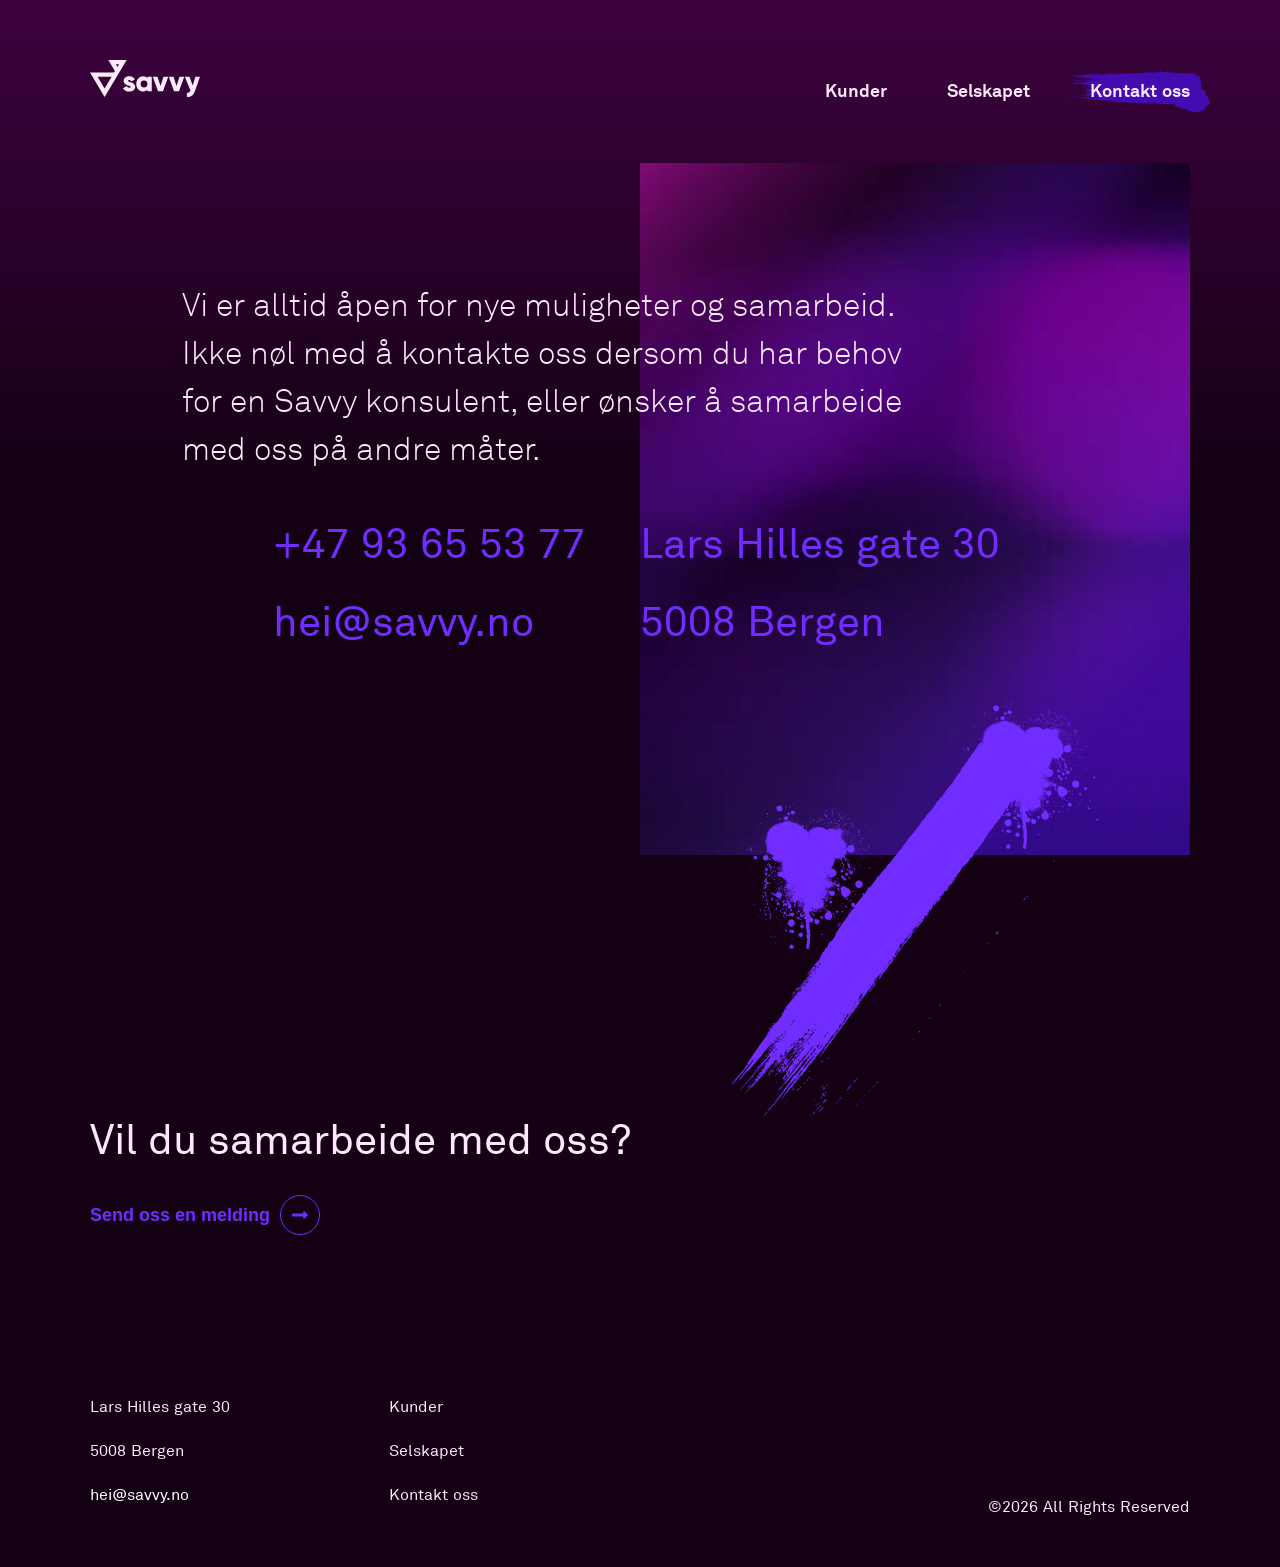
<file: contact.html>
<!DOCTYPE html><html lang="no"><head><meta charSet="utf-8"/><meta name="viewport" content="width=device-width, initial-scale=1.0"/><meta name="description" content="Savvy ble grunnlagt av erfarne konsulenter fra IT-bransjen med en ambisjon om å lage et selskap som er åpent og pålitelig. Alle som jobber i Savvy er også medeiere i selskapet. Dette fordi vi vet at dyktige konsulenter som har eierskap til arbeidsplassen gir det lille ekstra for at våre kunder skal lykkes."/><title>Savvy | Kontakt oss</title><meta name="next-head-count" content="4"/><link rel="preload" href="/_next/static/css/f17bdc7c7c55f9c7.css" as="style"/><link rel="stylesheet" href="/_next/static/css/f17bdc7c7c55f9c7.css" data-n-g=""/><link rel="preload" href="/_next/static/css/e8c685ea4b24cf33.css" as="style"/><link rel="stylesheet" href="/_next/static/css/e8c685ea4b24cf33.css" data-n-p=""/><noscript data-n-css=""></noscript><script defer="" nomodule="" src="/_next/static/chunks/polyfills-c67a75d1b6f99dc8.js"></script><script src="/_next/static/chunks/webpack-5c046346608af636.js" defer=""></script><script src="/_next/static/chunks/framework-66d32731bdd20e83.js" defer=""></script><script src="/_next/static/chunks/main-80d2505ad7169095.js" defer=""></script><script src="/_next/static/chunks/pages/_app-b263391375cb0a94.js" defer=""></script><script src="/_next/static/chunks/pages/contact-7263db0880af0b36.js" defer=""></script><script src="/_next/static/f3eAeYZ5Ex7mFvj2kSKcg/_buildManifest.js" defer=""></script><script src="/_next/static/f3eAeYZ5Ex7mFvj2kSKcg/_ssgManifest.js" defer=""></script></head><body><div id="__next"><div style="overflow-x:hidden;width:100%"><nav class="Nav_navbar__hPXLy"><div class="container"><div class="column"><div class="Nav_navbar__inner__n4y4x"><div class="Nav_navbar__logo__ZSSP3"><a href="/"><div><img class="logo" src="/images/savvy-logo.svg" alt="Savvy logo" width="105" height="35"/></div></a></div><div class="Nav_navbar__links__JuTWF"><div class="Nav_link-wrapper__rGXJm"><a class="Nav_hover-highlight__u6pqh" href="/clients"><span>Kunder</span></a></div><div class="Nav_link-wrapper__rGXJm"><a class="Nav_hover-highlight__u6pqh" href="/agency"><span>Selskapet</span></a></div><div class="Nav_link-wrapper__rGXJm"><a class="" href="/contact"><span>Kontakt oss</span></a><div class="Nav_link-body__GmwT3"><img alt="" loading="lazy" width="140" height="42" decoding="async" data-nimg="1" style="color:transparent" src="/images/active-link.svg"/></div></div></div><button class="Nav_navbar__mobile-button__lPuHl" aria-label="Open menu"><svg stroke="currentColor" fill="currentColor" stroke-width="0" viewBox="0 0 448 512" height="1em" width="1em" xmlns="http://www.w3.org/2000/svg"><path d="M416 304H32c-17.67 0-32 14.33-32 32v32c0 17.67 14.33 32 32 32h384c17.67 0 32-14.33 32-32v-32c0-17.67-14.33-32-32-32zm0-192H32c-17.67 0-32 14.33-32 32v32c0 17.67 14.33 32 32 32h384c17.67 0 32-14.33 32-32v-32c0-17.67-14.33-32-32-32z"></path></svg></button></div></div></div></nav><div class="content"><div class="overflow-hidden"><div class="container"><header><h1 class="sr-only">Savvy | Kontakt oss</h1><div class="row"><div class="column contact_grid-layout__9iNiX"><img alt="" loading="lazy" width="628" height="790" decoding="async" data-nimg="1" class="contact_grid-layout__image__JmQOe" style="color:transparent" srcSet="/_next/static/chunks/images/images/header-image-1_640.webp 1x, /_next/static/chunks/images/images/header-image-1_1920.webp 2x" src="/_next/static/chunks/images/images/header-image-1_1920.webp"/><p class="paragraph-large contact_grid-layout__ingress__vXS6M">Vi er alltid åpen for nye muligheter og samarbeid. Ikke nøl med å kontakte oss dersom du har behov for en Savvy konsulent, eller ønsker å samarbeide med oss på andre måter.</p><div class="contact_grid-layout__contact__zPtd2"><a href="tel:+47 93 65 53 77"><h3>+47 93 65 53 77</h3></a><a href="mailto:hei@savvy.no"><h3>hei@savvy.no</h3></a></div><address class="contact_grid-layout__address__DeCpp"><h3>Lars Hilles gate 30</h3><h3>5008 Bergen</h3></address><img alt="" loading="lazy" width="379" height="431" decoding="async" data-nimg="1" class="contact_grid-layout__graffiti__ltfI6" style="color:transparent" src="/images/graffiti_2.svg"/></div></div></header></div></div></div><footer class="container Footer_footer__OQpsI"><div><div class="column Footer_footer__cta__89kEV"><h3 class="color-secondary">Vil du bli bedre kjent med oss?</h3><button type="button" class="Button_button__OFOdO Button_button--arrow__L4IxL Button_button--primary__z18fC"><div>Send oss en melding</div><div class="Button_button__icon__BGuxj"><svg stroke="currentColor" fill="currentColor" stroke-width="0" viewBox="0 0 448 512" height="1em" width="1em" xmlns="http://www.w3.org/2000/svg"><path d="M313.941 216H12c-6.627 0-12 5.373-12 12v56c0 6.627 5.373 12 12 12h301.941v46.059c0 21.382 25.851 32.09 40.971 16.971l86.059-86.059c9.373-9.373 9.373-24.569 0-33.941l-86.059-86.059c-15.119-15.119-40.971-4.411-40.971 16.971V216z"></path></svg></div></button></div></div><div class="row"><div class="column Footer_footer__bottom__zwMrD"><div class="Footer_footer__grid__NrCup"><address class="Footer_address__CUaCf"><div>Lars Hilles gate 30</div><div>5008 Bergen</div><div><a class="color-white Footer_a__rxdef" href="mailto:hei@savvy.no">hei@savvy.no</a></div></address><nav class="Footer_links__y6OjA"><a class="color-secondary" href="/clients">Kunder</a><a class="color-secondary" href="/agency">Selskapet</a><a class="color-secondary" href="/contact">Kontakt oss</a></nav></div><div class="copyright">©<!-- -->2023<!-- --> All Rights Reserved</div></div></div></footer></div></div><script id="__NEXT_DATA__" type="application/json">{"props":{"pageProps":{}},"page":"/contact","query":{},"buildId":"f3eAeYZ5Ex7mFvj2kSKcg","nextExport":true,"autoExport":true,"isFallback":false,"scriptLoader":[]}</script></body></html>
</file>
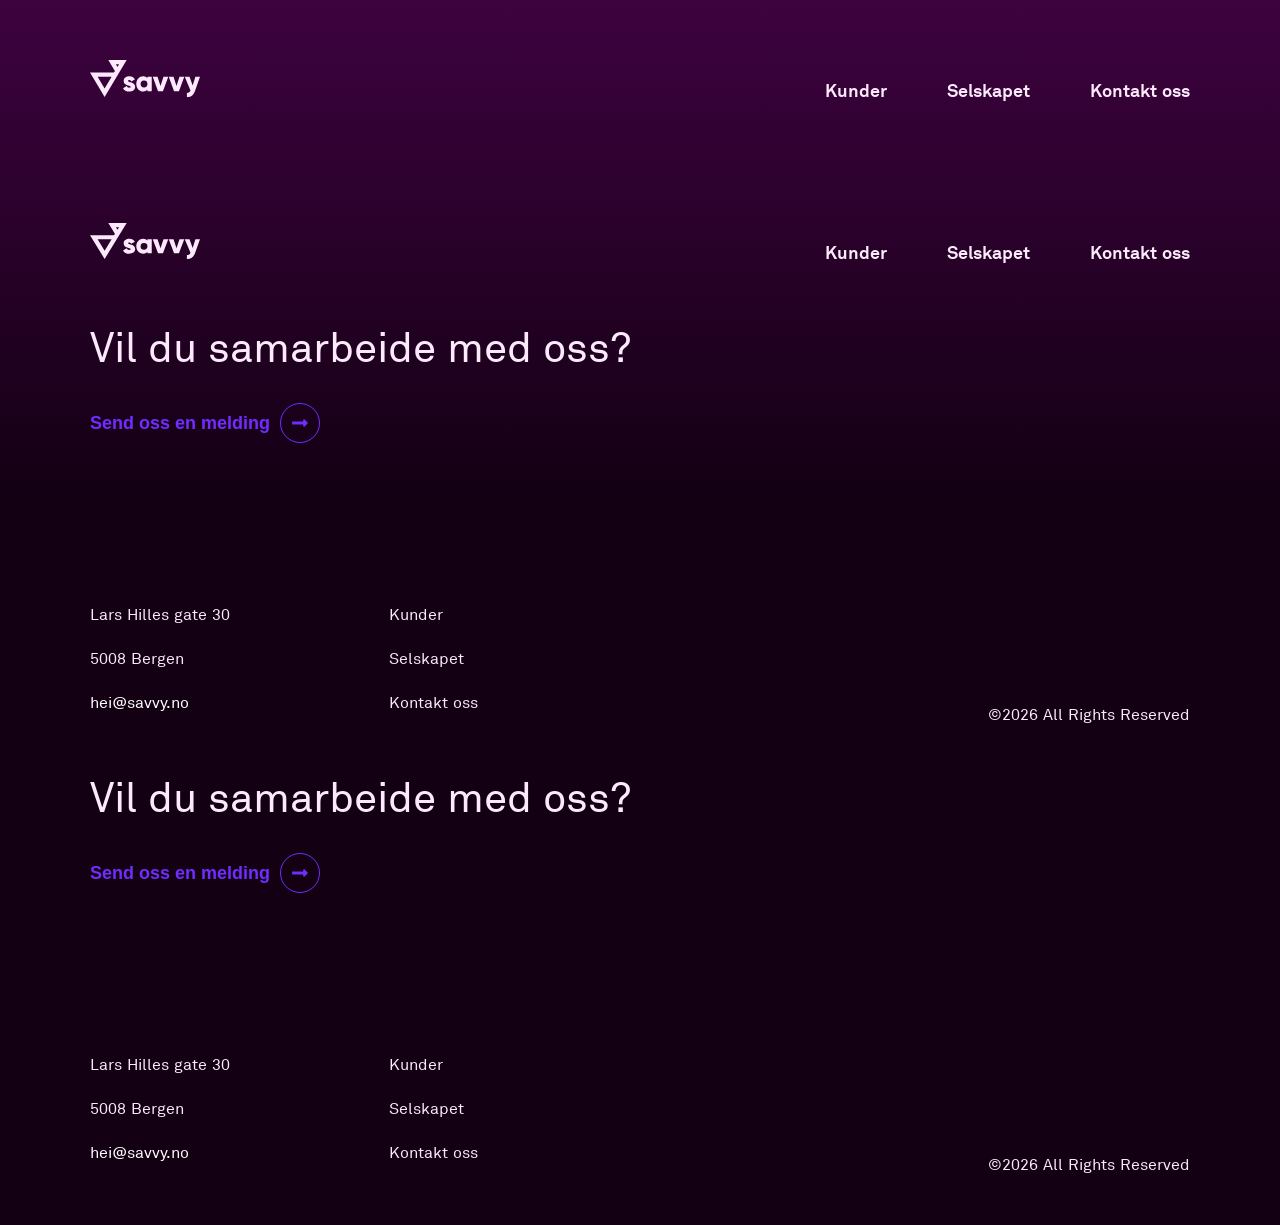
<file: layout.html>
<!DOCTYPE html><html lang="no"><head><meta charSet="utf-8"/><meta name="viewport" content="width=device-width, initial-scale=1.0"/><meta name="description" content="Savvy ble grunnlagt av erfarne konsulenter fra IT-bransjen med en ambisjon om å lage et selskap som er åpent og pålitelig. Alle som jobber i Savvy er også medeiere i selskapet. Dette fordi vi vet at dyktige konsulenter som har eierskap til arbeidsplassen gir det lille ekstra for at våre kunder skal lykkes."/><title>Savvy</title><meta name="next-head-count" content="4"/><link rel="preload" href="/_next/static/css/f17bdc7c7c55f9c7.css" as="style"/><link rel="stylesheet" href="/_next/static/css/f17bdc7c7c55f9c7.css" data-n-g=""/><noscript data-n-css=""></noscript><script defer="" nomodule="" src="/_next/static/chunks/polyfills-c67a75d1b6f99dc8.js"></script><script src="/_next/static/chunks/webpack-5c046346608af636.js" defer=""></script><script src="/_next/static/chunks/framework-66d32731bdd20e83.js" defer=""></script><script src="/_next/static/chunks/main-80d2505ad7169095.js" defer=""></script><script src="/_next/static/chunks/pages/_app-b263391375cb0a94.js" defer=""></script><script src="/_next/static/chunks/pages/layout-55f389dc21f5833b.js" defer=""></script><script src="/_next/static/f3eAeYZ5Ex7mFvj2kSKcg/_buildManifest.js" defer=""></script><script src="/_next/static/f3eAeYZ5Ex7mFvj2kSKcg/_ssgManifest.js" defer=""></script></head><body><div id="__next"><div style="overflow-x:hidden;width:100%"><nav class="Nav_navbar__hPXLy"><div class="container"><div class="column"><div class="Nav_navbar__inner__n4y4x"><div class="Nav_navbar__logo__ZSSP3"><a href="/"><div><img class="logo" src="/images/savvy-logo.svg" alt="Savvy logo" width="105" height="35"/></div></a></div><div class="Nav_navbar__links__JuTWF"><div class="Nav_link-wrapper__rGXJm"><a class="Nav_hover-highlight__u6pqh" href="/clients"><span>Kunder</span></a></div><div class="Nav_link-wrapper__rGXJm"><a class="Nav_hover-highlight__u6pqh" href="/agency"><span>Selskapet</span></a></div><div class="Nav_link-wrapper__rGXJm"><a class="Nav_hover-highlight__u6pqh" href="/contact"><span>Kontakt oss</span></a></div></div><button class="Nav_navbar__mobile-button__lPuHl" aria-label="Open menu"><svg stroke="currentColor" fill="currentColor" stroke-width="0" viewBox="0 0 448 512" height="1em" width="1em" xmlns="http://www.w3.org/2000/svg"><path d="M416 304H32c-17.67 0-32 14.33-32 32v32c0 17.67 14.33 32 32 32h384c17.67 0 32-14.33 32-32v-32c0-17.67-14.33-32-32-32zm0-192H32c-17.67 0-32 14.33-32 32v32c0 17.67 14.33 32 32 32h384c17.67 0 32-14.33 32-32v-32c0-17.67-14.33-32-32-32z"></path></svg></button></div></div></div></nav><div class="content"><div style="overflow-x:hidden;width:100%"><nav class="Nav_navbar__hPXLy"><div class="container"><div class="column"><div class="Nav_navbar__inner__n4y4x"><div class="Nav_navbar__logo__ZSSP3"><a href="/"><div><img class="logo" src="/images/savvy-logo.svg" alt="Savvy logo" width="105" height="35"/></div></a></div><div class="Nav_navbar__links__JuTWF"><div class="Nav_link-wrapper__rGXJm"><a class="Nav_hover-highlight__u6pqh" href="/clients"><span>Kunder</span></a></div><div class="Nav_link-wrapper__rGXJm"><a class="Nav_hover-highlight__u6pqh" href="/agency"><span>Selskapet</span></a></div><div class="Nav_link-wrapper__rGXJm"><a class="Nav_hover-highlight__u6pqh" href="/contact"><span>Kontakt oss</span></a></div></div><button class="Nav_navbar__mobile-button__lPuHl" aria-label="Open menu"><svg stroke="currentColor" fill="currentColor" stroke-width="0" viewBox="0 0 448 512" height="1em" width="1em" xmlns="http://www.w3.org/2000/svg"><path d="M416 304H32c-17.67 0-32 14.33-32 32v32c0 17.67 14.33 32 32 32h384c17.67 0 32-14.33 32-32v-32c0-17.67-14.33-32-32-32zm0-192H32c-17.67 0-32 14.33-32 32v32c0 17.67 14.33 32 32 32h384c17.67 0 32-14.33 32-32v-32c0-17.67-14.33-32-32-32z"></path></svg></button></div></div></div></nav><div class="content"></div><footer class="container Footer_footer__OQpsI"><div><div class="column Footer_footer__cta__89kEV"><h3 class="color-secondary">Vil du samarbeide med oss?</h3><button type="button" class="Button_button__OFOdO Button_button--arrow__L4IxL Button_button--primary__z18fC"><div>Send oss en melding</div><div class="Button_button__icon__BGuxj"><svg stroke="currentColor" fill="currentColor" stroke-width="0" viewBox="0 0 448 512" height="1em" width="1em" xmlns="http://www.w3.org/2000/svg"><path d="M313.941 216H12c-6.627 0-12 5.373-12 12v56c0 6.627 5.373 12 12 12h301.941v46.059c0 21.382 25.851 32.09 40.971 16.971l86.059-86.059c9.373-9.373 9.373-24.569 0-33.941l-86.059-86.059c-15.119-15.119-40.971-4.411-40.971 16.971V216z"></path></svg></div></button></div></div><div class="row"><div class="column Footer_footer__bottom__zwMrD"><div class="Footer_footer__grid__NrCup"><address class="Footer_address__CUaCf"><div>Lars Hilles gate 30</div><div>5008 Bergen</div><div><a class="color-white Footer_a__rxdef" href="mailto:hei@savvy.no">hei@savvy.no</a></div></address><nav class="Footer_links__y6OjA"><a class="color-secondary" href="/clients">Kunder</a><a class="color-secondary" href="/agency">Selskapet</a><a class="color-secondary" href="/contact">Kontakt oss</a></nav></div><div class="copyright">©<!-- -->2023<!-- --> All Rights Reserved</div></div></div></footer></div></div><footer class="container Footer_footer__OQpsI"><div><div class="column Footer_footer__cta__89kEV"><h3 class="color-secondary">Vil du samarbeide med oss?</h3><button type="button" class="Button_button__OFOdO Button_button--arrow__L4IxL Button_button--primary__z18fC"><div>Send oss en melding</div><div class="Button_button__icon__BGuxj"><svg stroke="currentColor" fill="currentColor" stroke-width="0" viewBox="0 0 448 512" height="1em" width="1em" xmlns="http://www.w3.org/2000/svg"><path d="M313.941 216H12c-6.627 0-12 5.373-12 12v56c0 6.627 5.373 12 12 12h301.941v46.059c0 21.382 25.851 32.09 40.971 16.971l86.059-86.059c9.373-9.373 9.373-24.569 0-33.941l-86.059-86.059c-15.119-15.119-40.971-4.411-40.971 16.971V216z"></path></svg></div></button></div></div><div class="row"><div class="column Footer_footer__bottom__zwMrD"><div class="Footer_footer__grid__NrCup"><address class="Footer_address__CUaCf"><div>Lars Hilles gate 30</div><div>5008 Bergen</div><div><a class="color-white Footer_a__rxdef" href="mailto:hei@savvy.no">hei@savvy.no</a></div></address><nav class="Footer_links__y6OjA"><a class="color-secondary" href="/clients">Kunder</a><a class="color-secondary" href="/agency">Selskapet</a><a class="color-secondary" href="/contact">Kontakt oss</a></nav></div><div class="copyright">©<!-- -->2023<!-- --> All Rights Reserved</div></div></div></footer></div></div><script id="__NEXT_DATA__" type="application/json">{"props":{"pageProps":{}},"page":"/layout","query":{},"buildId":"f3eAeYZ5Ex7mFvj2kSKcg","nextExport":true,"autoExport":true,"isFallback":false,"scriptLoader":[]}</script></body></html>
</file>
<file: _next/static/css/f17bdc7c7c55f9c7.css>
:export{background:#130013;background-light:rgba(0,0,0,.161);secondary:#fceafc;magenta:#e01de0;secondary-dark:#830a77;secondary-darker:#3d023f;primary-dark:#420cb1;primary:#712cff}body,html{margin:0;padding:0}html{font-size:16px;word-spacing:1px;-ms-text-size-adjust:100%;-webkit-text-size-adjust:100%;-moz-osx-font-smoothing:grayscale;-webkit-font-smoothing:antialiased;box-sizing:border-box;background:#130013;min-height:100vh;position:relative}@media screen and (max-width:768px){html{font-size:11.2px}}html:before{content:"";position:absolute;width:100%;top:0;left:0;background:linear-gradient(#3d023f,#130013);height:500px}.content{position:relative}*,:after,:before{box-sizing:border-box;margin:0}section{margin-top:12.5rem;margin-bottom:12.5rem}@media screen and (max-width:768px){section{margin-top:6.25rem;margin-bottom:6.25rem}}img{width:100%;height:auto;display:block}.image-wrapper>img{min-width:28.125rem}address{font-style:normal}.marquee{height:100px;width:100vw;position:absolute;left:50%;transform:translateX(-50%)}.marquee__track{width:max-content;height:100%;display:grid;grid-auto-flow:column}.marquee__content{width:max-content;height:100%;font-size:4.5rem;color:#830a77;animation:marquee 30s linear infinite;padding:0 10px}.marquee--reverse .marquee__content{animation:marqueeboo 25s linear infinite}.marquee--primary .marquee__content{color:#712cff}.marquee--primary-dark .marquee__content{color:#420cb1}@keyframes marquee{0%{transform:translateX(0)}to{transform:translateX(-100%)}}@keyframes marqueeboo{0%{transform:translateX(-100%)}to{transform:translateX(0)}}.graffiti-2{max-width:23.75rem;margin:-11.25rem auto auto;position:relative}@media screen and (max-width:768px){.graffiti-2{max-width:11.25rem;margin-top:0}}.double-slash{height:1em;width:.75em;display:inline-block;position:relative}.double-slash:before{left:.5em}.double-slash:after{left:.3em}.double-slash:after,.double-slash:before{content:"";position:absolute;border:1px solid;height:100%;top:.2em;transform:rotate(30deg)}.client-card{display:grid;grid-row-gap:1.25rem;row-gap:1.25rem;max-width:25rem}@media screen and (min-width:768px){.client-card{max-width:32.5rem}}.client-card p{margin-bottom:.625rem}.client-card h3{margin:0 0 1.875rem}@media screen and (min-width:768px){.client-card--reverse .client-card__figure{grid-row-start:2}.client-card--reverse .client-card__body{grid-row-start:1;display:grid;align-content:end;padding-top:9.375rem}.client-card:not(.client-card--reverse) .client-card__body{padding-bottom:9.375rem}}.client-card__background,.client-card__figure{position:relative;width:100%}.client-card__background{display:block}.client-card__logo{position:absolute;top:50%;left:50%;max-width:80%;transform:translate(-50%,-50%);max-width:clamp(6.25rem,50%,18.75rem);max-height:12.5rem;object-fit:contain}.overflow-text-container{width:100vw;position:absolute;left:50%;transform:translateX(-50%);bottom:0;z-index:10;overflow:hidden}.overflow-text-item{white-space:nowrap;margin:0;text-indent:-50%;font-size:4.5rem;color:#712cff;display:block}@media screen and (max-width:768px){.overflow-text-item{font-size:3.125rem}}.overflow-text-item:not(:first-of-type){margin-top:.5em}.overflow-text-item:first-of-type{text-indent:-150%;color:#830a77}.overflow-text-item:last-of-type{text-indent:-100%;color:#420cb1;margin-bottom:.5em}.ingress{margin-top:18.75rem}@media screen and (max-width:576px){.ingress{margin-top:12.5rem}}.header-text{margin-top:13.75rem}@media screen and (max-width:1200px){.header-text{margin-top:6.25rem}}.graffiti-1{position:absolute;max-width:clamp(8.75rem,40%,25rem);top:100%;left:50%;transform:translate(-50%,-50%)}@font-face{font-family:Akkurat;src:url(/fonts/akkurat-bold.ttf);font-weight:700;font-display:swap}@font-face{font-family:Akkurat;src:url(/fonts/akkurat.ttf);font-weight:400;font-display:swap}@font-face{font-family:Akkurat;src:url(/fonts/akkurat-light.ttf);font-weight:300;font-display:swap}@font-face{font-family:Akkurat;src:url(/fonts/akkurat-italic.ttf);font-style:italic;font-display:swap}body,html{font-family:Akkurat,Arial,Helvetica,sans-serif;color:#fceafc}.h1,h1{font-size:4.5rem;line-height:4.75rem;font-weight:400;color:#712cff;margin-bottom:1rem;display:block}@media screen and (max-width:768px){.h1,h1{font-size:3.125rem}}.h2,h2{font-size:3rem;line-height:7rem;margin-bottom:6.25rem}.h2,.h3,h2,h3{color:#712cff;font-weight:400;display:block}.h3,h3{font-size:2.625rem;line-height:3rem}.h3,h3,p{margin-bottom:1.875rem}p{font-size:1.375rem;font-weight:400;line-height:2.125rem;display:block}.paragraph-small{font-size:1.25rem;line-height:1.5rem;margin-bottom:1.875rem}.paragraph-large{font-size:2rem;font-weight:300;line-height:3rem}a{text-decoration:none;display:inline-block}a:focus-visible{outline:1px solid #fff;outline-offset:.625rem}a:hover{color:#712cff}small{font-size:1.125rem;margin-bottom:.625rem}.smaller,small{line-height:1.5rem;display:block}.smaller{font-size:1rem}.relative{position:relative}.overflow-hidden{overflow:hidden}.bg-background{background-color:#130013}.border-color-background{border-color:#130013}.color-background{color:#130013}.bg-background-light{background-color:rgba(0,0,0,.161)}.border-color-background-light{border-color:rgba(0,0,0,.161)}.color-background-light{color:rgba(0,0,0,.161)}.bg-secondary{background-color:#fceafc}.border-color-secondary{border-color:#fceafc}.color-secondary{color:#fceafc}.bg-magenta{background-color:#e01de0}.border-color-magenta{border-color:#e01de0}.color-magenta{color:#e01de0}.bg-secondary-dark{background-color:#830a77}.border-color-secondary-dark{border-color:#830a77}.color-secondary-dark{color:#830a77}.bg-secondary-darker{background-color:#3d023f}.border-color-secondary-darker{border-color:#3d023f}.color-secondary-darker{color:#3d023f}.bg-primary-dark{background-color:#420cb1}.border-color-primary-dark{border-color:#420cb1}.color-primary-dark{color:#420cb1}.bg-primary{background-color:#712cff}.border-color-primary{border-color:#712cff}.color-primary{color:#712cff}.sr-only:not(:focus):not(:active){clip:rect(0 0 0 0);-webkit-clip-path:inset(50%);clip-path:inset(50%);height:1px;overflow:hidden;position:absolute;white-space:nowrap;width:1px}.vertical-align-center{display:grid;justify-items:start;align-content:center;height:100%}.container{margin-left:auto;margin-right:auto;padding-left:1.25rem;padding-right:1.25rem}@media screen and (max-width:576px){.container{max-width:100%}}@media screen and (min-width:576px)and (max-width:768px){.container{max-width:100%}}@media screen and (min-width:768px)and (max-width:992px){.container{max-width:100%}}@media screen and (min-width:992px)and (max-width:1200px){.container{max-width:960px}}@media screen and (min-width:1200px)and (max-width:1400px){.container{max-width:1140px}}@media screen and (min-width:1400px){.container{max-width:1320px}}.row{display:grid;grid-template-columns:repeat(24,1fr)}.column{grid-column:1/25}.column-1{grid-column:2/24}@media screen and (max-width:768px){.column-1{grid-column:1/25}}.column-2{grid-column:3/23}@media screen and (max-width:992px){.column-2{grid-column:1/25}}.column-3{grid-column:4/22}.column-4{grid-column:5/21}@media screen and (max-width:992px){.column-4{grid-column:1/25}}.column-5{grid-column:6/20}.column--offset-1\/2{grid-column-start:13}.column--span-1\/2{grid-column-end:span 12}.Modals_dialog__uA9iY{position:relative;z-index:10}.Modals_container__XOP1G{position:fixed;inset:0;overflow-y:auto;background-color:rgba(0,0,0,.6)}.Modals_content____Q6t{position:fixed;inset:0;animation-name:Modals_fade-in__JBlTE;animation-duration:.3s;margin:6.25rem}@media screen and (max-width:768px){.Modals_content____Q6t{margin:0}}@keyframes Modals_fade-in__JBlTE{0%{opacity:0}to{opacity:1}}.Modals_panel__iwAWz{width:100%;height:100%;display:grid;place-items:center;padding:5%}.Modals_panel--bg-primary__PihT7{background-color:#712cff}.Modals_panel--bg-primary-dark__6QFM6{background-color:#420cb1}.Modals_panel--bg-secondary__cBC2c{background-color:#fceafc}.Modals_panel--bg-secondary-dark__XdVHy{background-color:#830a77}.Modals_panel--bg-secondary-darker__ohWrp{background-color:#3d023f}.Modals_panel--bg-background__FHa8D{background-color:#130013}.Modals_panel--bg-background-light__EGB_x{background-color:rgba(0,0,0,.161)}.Modals_panel--bg-gradient__sKT5E{background:linear-gradient(#3d023f,#000)}.Modals_close-button__EVKpu{border:.5px solid #fff;margin:0;width:2.5rem;height:2.5rem;border-radius:50%;background:transparent;color:#fff;top:1.25rem;right:1.25rem;position:absolute;cursor:pointer;display:flex;justify-content:center;align-items:center}.Modals_close-button__EVKpu:hover{transform:rotate(90deg);transition:transform .3s ease}@media screen and (max-width:768px){.Modals_close-button__EVKpu{top:1.875rem}}.Modals_mobile-link__xAMT_{color:#fceafc;margin-bottom:1em}.Modals_mobile-nav__AtPb3{position:absolute;top:7.5rem;right:3.75rem;display:grid;justify-content:end;justify-items:end}.Nav_link-wrapper__rGXJm{position:relative;display:grid;place-items:center}.Nav_link-wrapper__rGXJm .Nav_link-body__GmwT3{position:absolute;width:8.75rem;top:50%;left:50%;transform:translate(-50%,-50%);z-index:1}.Nav_link-wrapper__rGXJm a{position:relative;z-index:2}.Nav_link-wrapper__rGXJm .Nav_hover-highlight__u6pqh :hover{color:#712cff}.Nav_navbar__hPXLy{margin:0;position:relative;padding-top:1.875rem;padding-bottom:1.875rem}.Nav_navbar__hPXLy a{font-size:1.125rem;color:inherit;text-decoration:none;font-weight:700}.Nav_navbar__inner__n4y4x{display:grid;grid-auto-flow:column;justify-content:space-between;align-items:baseline;width:100%}@media screen and (max-width:768px){.Nav_navbar__inner__n4y4x{align-items:center}}.Nav_navbar__logo__ZSSP3{width:6.875rem}.Nav_navbar__links__JuTWF{gap:3.75rem;grid-auto-flow:column;display:none}.Nav_navbar__mobile-button__lPuHl{border:1px solid #fceafc;border-radius:50%;width:2.5rem;height:2.5rem;background:transparent;color:#fceafc;cursor:pointer;display:flex;justify-content:center;align-items:center}@media screen and (min-width:768px){.Nav_navbar__hPXLy{padding-top:3.75rem;padding-bottom:3.75rem}.Nav_navbar__mobile-button__lPuHl{display:none}.Nav_navbar__links__JuTWF{display:grid}}.Button_button__OFOdO{border:0;padding:0;background:transparent;font-size:18px;font-weight:700;display:flex;align-items:center;gap:10px;cursor:pointer}.Button_button__OFOdO:focus-visible{outline:1px solid #fceafc;outline-offset:.625rem}.Button_button__icon__BGuxj{width:40px;height:40px;border:1px solid;border-radius:50%;display:grid;place-content:center}.Button_button__icon__BGuxj i{transition:transform .3s ease}.Button_button--arrow__L4IxL:hover .Button_button__icon__BGuxj i{transform:translateX(5px)}.Button_button--plus__Cu_yS:hover .Button_button__icon__BGuxj i{transform:translateY(-5px)}.Button_button--large__c_f02{font-size:72px;font-weight:400}.Button_button--large__c_f02 .Button_button__icon__BGuxj{font-size:22px;transform:translateY(-25px)}@media(max-width:992px){.Button_button--large__c_f02{font-size:42px}.Button_button--large__c_f02 .Button_button__icon__BGuxj{transform:translateY(-10px)}}.Button_button--small__OplLI{font-size:16px}.Button_button--small__OplLI .Button_button__icon__BGuxj{font-size:22px;transform:translateY(0)}.Button_button--mb-l__Kkow5{margin-bottom:3.125rem}.Button_button--background__K6xcT{color:#130013}.Button_button--background-light__zQlqr{color:rgba(0,0,0,.161)}.Button_button--secondary__6Yb7d{color:#fceafc}.Button_button--magenta__hNEQX{color:#e01de0}.Button_button--secondary-dark__Ysjeq{color:#830a77}.Button_button--secondary-darker__jsSS6{color:#3d023f}.Button_button--primary-dark__DhJdC{color:#420cb1}.Button_button--primary__z18fC{color:#712cff}.Forms_form__lX7jI{min-width:min(520px,100%)}.Forms_input__rfghs{font-family:Akkurat,Arial,Helvetica,sans-serif;border:0;border-radius:0;width:100%;display:block;background:transparent;color:#fceafc;border-bottom:1px solid #fceafc;font-size:18px;line-height:1.5;font-weight:400;padding-top:.625rem;padding-bottom:.625rem}.Forms_input__rfghs:not(:last-child){margin-bottom:1.875rem}.Forms_input__rfghs:active,.Forms_input__rfghs:focus{outline:0}.Forms_input__rfghs::placeholder{color:#fceafc;opacity:.7}.Forms_input__rfghs:-webkit-autofill,.Forms_input__rfghs:-webkit-autofill:focus{-webkit-transition:background-color 600000s 0s,color 600000s 0s;transition:background-color 600000s 0s,color 600000s 0s}.Forms_textarea__EqE8M{resize:vertical;height:6.25rem;min-height:5rem;max-height:15rem}.Footer_footer__OQpsI{color:#fceafc;position:relative}.Footer_a__rxdef,.Footer_a__rxdef:hover{color:#fff}.Footer_footer__cta__89kEV{margin-bottom:9.375rem}@media screen and (max-width:768px){.Footer_footer__cta__89kEV{margin-bottom:3.75rem}}.Footer_footer__bottom__zwMrD{display:grid;grid-template-columns:1fr auto;align-items:end;padding-bottom:3.125rem}.Footer_footer__grid__NrCup{display:grid;grid-template-columns:repeat(3,1fr)}.Footer_address__CUaCf>*,.Footer_links__y6OjA>*,.Footer_social__8eyG7>*{display:block;padding-top:.75rem;padding-bottom:.75rem}@media screen and (max-width:768px){.Footer_footer__bottom__zwMrD{grid-template-rows:1fr auto;grid-template-columns:1fr;row-gap:1.875rem}.Footer_footer__grid__NrCup{grid-template-columns:1fr;grid-template-rows:repeat(3,1fr);row-gap:3.75rem}}
</file>
<file: _next/static/css/2fc8c8a0cac0edb6.css>
.AnimatedHeading_perspective-container__Id_Oi{perspective:300px}.AnimatedHeading_animation-enter-leave__41S5x{display:inline-block;transform-origin:bottom;animation:AnimatedHeading_rotate-in-out__aR__W 3s ease-in-out;transform-style:preserve-3d}@media screen and (max-width:576px){.AnimatedHeading_animation-enter-leave__41S5x{display:block}}@keyframes AnimatedHeading_rotate-in-out__aR__W{0%{transform:rotateX(-90deg);opacity:0}10%{opacity:0}30%{transform:rotateX(0deg);opacity:1}80%{transform:rotateX(0deg);opacity:1}85%{transform:rotateX(-25deg);opacity:1}95%{opacity:.2}to{transform:rotateX(90deg);opacity:0}}@media screen and (max-width:768px){.HorizontalScrollContainer_column-1__Fq40f{grid-column:1/25}}.HorizontalScrollContainer_horizontal-scroll__XiOKw{width:100vw;overflow-x:scroll;overflow-y:hidden;display:grid;grid-auto-flow:column}.HorizontalScrollContainer_horizontal-scroll__grid__vfs_1{width:100%;display:grid;grid-auto-flow:column;grid-auto-columns:max-content;grid-auto-rows:1fr;grid-column-gap:1.25rem;column-gap:1.25rem}.HorizontalScrollContainer_horizontal-scroll__XiOKw:after,.HorizontalScrollContainer_horizontal-scroll__XiOKw:before{content:"";display:inline-block;width:1.25rem;height:100%}@media screen and (min-width:768px){.HorizontalScrollContainer_horizontal-scroll__XiOKw{margin-left:auto;margin-right:auto;padding-left:1.25rem;padding-right:1.25rem;overflow:initial}}@media screen and (min-width:768px)and (max-width:576px){.HorizontalScrollContainer_horizontal-scroll__XiOKw{max-width:100%}}@media screen and (min-width:768px)and (min-width:576px)and (max-width:768px){.HorizontalScrollContainer_horizontal-scroll__XiOKw{max-width:100%}}@media screen and (min-width:768px)and (min-width:768px)and (max-width:992px){.HorizontalScrollContainer_horizontal-scroll__XiOKw{max-width:100%}}@media screen and (min-width:768px)and (min-width:992px)and (max-width:1200px){.HorizontalScrollContainer_horizontal-scroll__XiOKw{max-width:960px}}@media screen and (min-width:768px)and (min-width:1200px)and (max-width:1400px){.HorizontalScrollContainer_horizontal-scroll__XiOKw{max-width:1140px}}@media screen and (min-width:768px)and (min-width:1400px){.HorizontalScrollContainer_horizontal-scroll__XiOKw{max-width:1320px}}@media screen and (min-width:768px){.HorizontalScrollContainer_horizontal-scroll__grid__vfs_1{grid-template-columns:1fr 1fr;grid-auto-flow:row;grid-auto-columns:1fr;grid-auto-rows:1fr;justify-content:space-between}.HorizontalScrollContainer_horizontal-scroll__XiOKw:after,.HorizontalScrollContainer_horizontal-scroll__XiOKw:before{display:none}}
</file>
<file: _next/static/css/99b5f32da3b1320d.css>
.Card_card__Jh6sd{display:grid;grid-template-columns:3fr 2fr;grid-column-gap:5%;column-gap:5%}@media screen and (max-width:768px){.Card_card__Jh6sd{grid-template-columns:1fr;grid-template-rows:1fr auto;row-gap:1.25rem}}.Card_card--right__RTKQo.Card_card__Jh6sd{grid-template-columns:2fr 3fr}.Card_card--right__RTKQo.Card_card__Jh6sd .Card_card__figure__zP8wA{grid-column-start:2;grid-row-start:1}.Card_card--right__RTKQo.Card_card__Jh6sd .Card_card__body__FVLIW{grid-column-start:1;grid-row-start:1}@media screen and (max-width:768px){.Card_card--right__RTKQo.Card_card__Jh6sd{grid-template-columns:1fr;grid-template-rows:1fr auto}.Card_card--right__RTKQo.Card_card__Jh6sd .Card_card__body__FVLIW{grid-column-start:1;grid-row-start:2}.Card_card--right__RTKQo.Card_card__Jh6sd .Card_card__figure__zP8wA{grid-column-start:1;grid-row-start:1}}.clients_clients__heading__KCS2x{margin-top:12.5rem;margin-bottom:6.25rem}@media screen and (max-width:768px){.clients_clients__heading__KCS2x{margin-top:6.25rem}}.clients_clients-list__client__54ANl{margin-bottom:9.375rem}.clients_clients-list__zLFE_ h3{margin-bottom:1.875rem}.clients_background__7ioTB{position:relative}.clients_logo__fnlxk{position:absolute;top:50%;left:50%;transform:translate(-50%,-50%)}.clients_logo__image__L_8iK{width:280px;height:auto;object-fit:contain}
</file>
<file: _next/static/css/e8c685ea4b24cf33.css>
.contact_grid-layout__9iNiX{display:grid;grid-template-columns:repeat(24,1fr);grid-template-rows:repeat(16,1fr)}.contact_grid-layout__image__JmQOe{grid-column:13/25;grid-row:1/13}@media screen and (max-width:768px)and (min-width:576px){.contact_grid-layout__image__JmQOe{grid-column:8/25}}@media screen and (max-width:576px){.contact_grid-layout__image__JmQOe{grid-column:6/25;grid-row:1/12;margin-left:40%;min-height:28.125rem}}.contact_grid-layout__graffiti__ltfI6{transform:scaleX(-1);grid-column:15/23;grid-row:10/17}@media screen and (max-width:768px)and (min-width:576px){.contact_grid-layout__graffiti__ltfI6{grid-column-end:25}}@media screen and (max-width:575px){.contact_grid-layout__graffiti__ltfI6{grid-row:12/17;grid-column:14/25}}.contact_grid-layout__ingress__vXS6M{grid-column:3/25;grid-row:3/span 5;max-width:40ch}@media screen and (max-width:768px)and (min-width:576px){.contact_grid-layout__ingress__vXS6M{grid-column:1/25}}@media screen and (max-width:576px){.contact_grid-layout__ingress__vXS6M{grid-row:2/6;grid-column:1/25}}.contact_grid-layout__contact__zPtd2{grid-column:5/13;grid-row:7/span 3}@media screen and (max-width:1200px)and (min-width:768px){.contact_grid-layout__contact__zPtd2{grid-column:3/13}}@media screen and (max-width:768px)and (min-width:576px){.contact_grid-layout__contact__zPtd2{grid-column:1/13;grid-row:13/17}}@media screen and (max-width:576px){.contact_grid-layout__contact__zPtd2{grid-row:6/10;grid-column:1/25}}.contact_grid-layout__address__DeCpp{grid-column:13/25;grid-row:7/span 3}@media screen and (max-width:768px)and (min-width:576px){.contact_grid-layout__address__DeCpp{grid-column:1/25;grid-row:9/12}}@media screen and (max-width:576px){.contact_grid-layout__address__DeCpp{grid-row:9/12;grid-column:1/25}}
</file>
